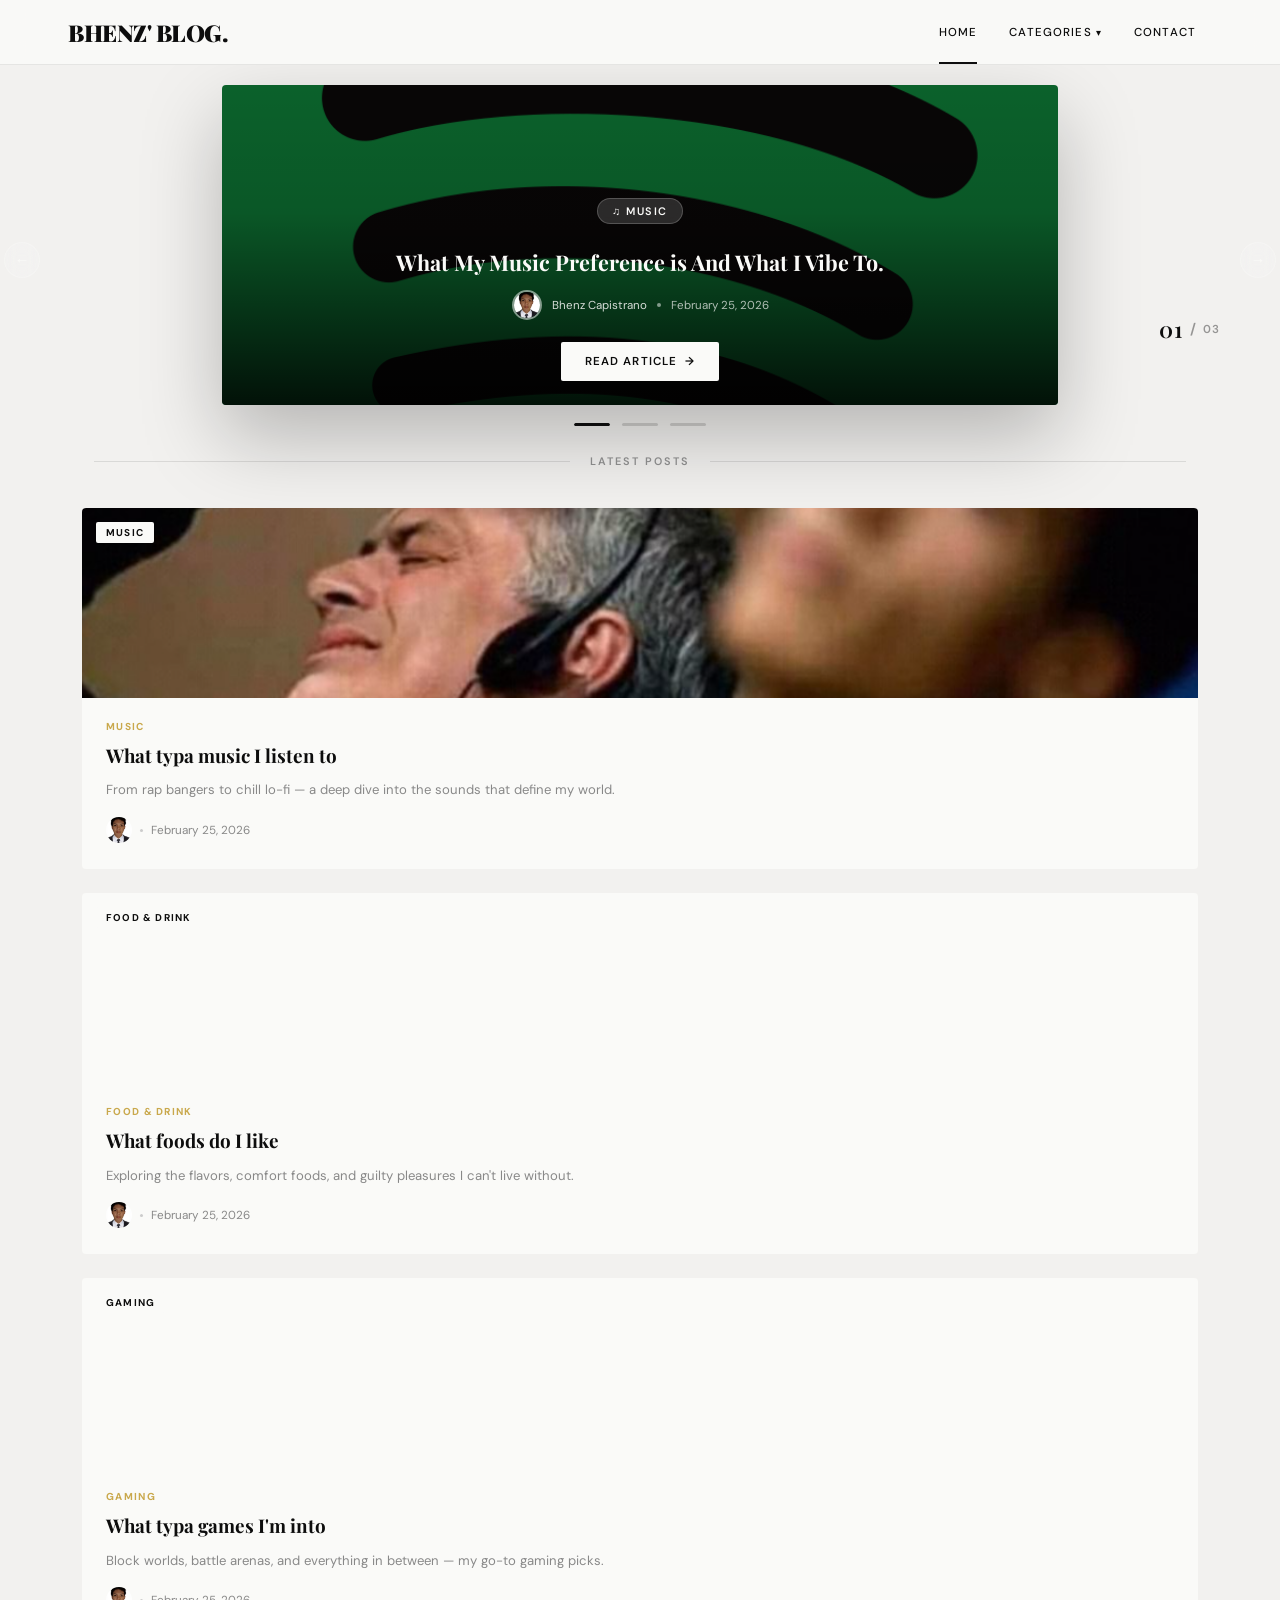
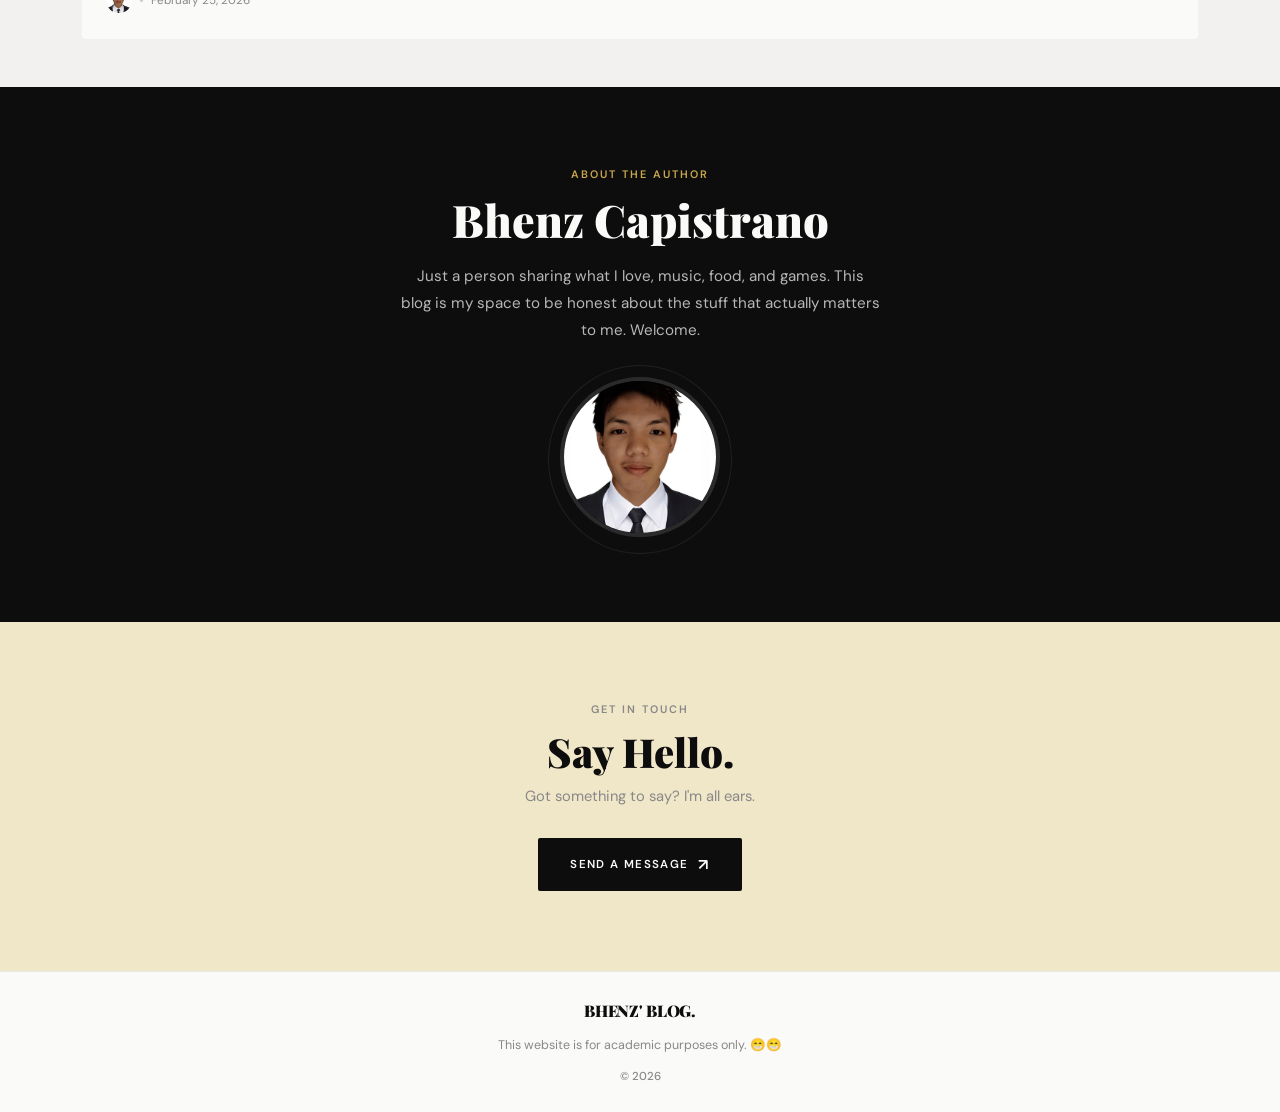
<file: index.html>
<!DOCTYPE html>
<html lang="en">
<head>
  <meta charset="UTF-8">
  <meta name="viewport" content="width=device-width, initial-scale=1.0">
  <link rel="stylesheet" href="project.css">
  <link rel="icon" href="icons/favicon-32x32.png" type="image/x-icon">
  <link rel="preconnect" href="https://fonts.googleapis.com">
  <link rel="preconnect" href="https://fonts.gstatic.com" crossorigin>
  <link href="https://fonts.googleapis.com/css2?family=Playfair+Display:ital,wght@0,700;0,900;1,700&family=DM+Sans:wght@300;400;500;600&display=swap" rel="stylesheet">
  <title>BHENZ' BLOG</title>
</head>
<body>

<!-- Custom cursor -->
<div class="cursor-dot" id="cursorDot"></div>
<div class="cursor-ring" id="cursorRing"></div>

<!-- Page loader -->
<div class="page-loader" id="pageLoader">
  <div class="loader-inner">
    <span class="loader-logo">BHENZ' BLOG.</span>
    <div class="loader-bar"><div class="loader-fill"></div></div>
  </div>
</div>

<header id="siteHeader">
  <nav>
    <a href="index.html" class="logo">BHENZ' BLOG.</a>

    <input type="checkbox" id="nav-toggle" class="nav-toggle"/>
    <label for="nav-toggle" class="hamburger" aria-label="Toggle menu">
      <span></span>
      <span></span>
      <span></span>
    </label>

    <ul class="nav-links">
      <li><a href="index.html" class="active">Home</a></li>
      <li>
        <a href="#">Categories <span class="chevron">▾</span></a>
        <div class="dropdown">
          <a href="index(music).html">Music</a>
          <a href="index(food).html">Food &amp; Drink</a>
          <a href="index(gaming).html">Gaming</a>
        </div>
      </li>
      <li><a href="#contact">Contact</a></li>
    </ul>
  </nav>
</header>

<!-- HERO SLIDER -->
<section class="slider" id="mainSlider">
  <input type="radio" name="slider" id="s1" class="slider-radio" checked/>
  <input type="radio" name="slider" id="s2" class="slider-radio"/>
  <input type="radio" name="slider" id="s3" class="slider-radio"/>

  <div class="slider-wrapper">
    <div class="slide-peek left"></div>
    <div class="slide-peek right"></div>

    <div class="slides">

      <div class="slide slide-1">
        <div class="slide-bg" style="background-image:url('pictures/spotify.png');"></div>
        <div class="slide-overlay"></div>
        <div class="slide-content">
          <div class="slide-category">
            <span class="category-pill">&#9835; Music</span>
          </div>
          <h2 class="slide-title">What My Music Preference is And What I Vibe To.</h2>
          <div class="slide-meta">
            <img class="slide-avatar" src="pictures/bhenz.jpg" alt="author"/>
            <span class="slide-author">Bhenz Capistrano</span>
            <span class="slide-dot-sep"></span>
            <span class="slide-date">February 25, 2026</span>
          </div>
          <a href="index(music).html" class="slide-cta">Read Article <span class="cta-arrow">→</span></a>
        </div>
      </div>

      <div class="slide slide-2">
        <div class="slide-bg" style="background-image:url('https://images.unsplash.com/photo-1504674900247-0877df9cc836?w=900&q=80');"></div>
        <div class="slide-overlay"></div>
        <div class="slide-content">
          <div class="slide-category">
            <span class="category-pill">&#127859; Food &amp; Drink</span>
          </div>
          <h2 class="slide-title">What Foods I Like and Why.</h2>
          <div class="slide-meta">
            <img class="slide-avatar" src="pictures/bhenz.jpg" alt="author"/>
            <span class="slide-author">Bhenz Capistrano</span>
            <span class="slide-dot-sep"></span>
            <span class="slide-date">February 25, 2026</span>
          </div>
          <a href="index(food).html" class="slide-cta">Read Article <span class="cta-arrow">→</span></a>
        </div>
      </div>

      <div class="slide slide-3">
        <div class="slide-bg" style="background-image:url('https://wallup.net/wp-content/uploads/2016/01/272946-Minecraft-video_games-pixels.jpg');"></div>
        <div class="slide-overlay"></div>
        <div class="slide-content">
          <div class="slide-category">
            <span class="category-pill">&#127918; Gaming</span>
          </div>
          <h2 class="slide-title">What Games I Play and Why.</h2>
          <div class="slide-meta">
            <img class="slide-avatar" src="pictures/bhenz.jpg" alt="author"/>
            <span class="slide-author">Bhenz Capistrano</span>
            <span class="slide-dot-sep"></span>
            <span class="slide-date">February 25, 2026</span>
          </div>
          <a href="index(gaming).html" class="slide-cta">Read Article <span class="cta-arrow">→</span></a>
        </div>
      </div>

    </div>
  </div>

  <!-- Slider controls -->
  <button class="slider-nav prev" id="sliderPrev" aria-label="Previous slide">&#8592;</button>
  <button class="slider-nav next" id="sliderNext" aria-label="Next slide">&#8594;</button>

  <div class="slider-dots">
    <label for="s1" class="dot"><span class="dot-progress"></span></label>
    <label for="s2" class="dot"><span class="dot-progress"></span></label>
    <label for="s3" class="dot"><span class="dot-progress"></span></label>
  </div>

  <!-- Slide counter -->
  <div class="slide-counter">
    <span class="counter-current">01</span>
    <span class="counter-sep">/</span>
    <span class="counter-total">03</span>
  </div>
</section>

<!-- SECTION DIVIDER -->
<div class="section-divider reveal-up">
  <span class="divider-line"></span>
  <span class="divider-label">Latest Posts</span>
  <span class="divider-line"></span>
</div>

<!-- FEATURED CARDS -->
<section class="featured">
  <div class="cards-grid">

    <a href="index(music).html" class="card reveal-up" style="--delay:0ms">
      <div class="card-img-wrap">
        <div class="card-img" style="background-image:url('pictures/music.png');"></div>
        <div class="card-img-overlay"></div>
        <span class="card-tag">Music</span>
      </div>
      <div class="card-body">
        <div class="card-category">Music</div>
        <div class="card-title">What typa music I listen to</div>
        <p class="card-excerpt">From rap bangers to chill lo-fi — a deep dive into the sounds that define my world.</p>
        <div class="card-meta">
          <img class="card-avatar" src="pictures/bhenz.jpg" alt="Bhenz"/>
          <span class="card-sep"></span>
          <span>February 25, 2026</span>
          <span class="card-read-more">Read →</span>
        </div>
      </div>
    </a>

    <a href="index(food).html" class="card reveal-up" style="--delay:120ms">
      <div class="card-img-wrap">
        <div class="card-img" style="background-image:url('https://i.kym-cdn.com/photos/images/original/001/404/055/8f5.jpg');"></div>
        <div class="card-img-overlay"></div>
        <span class="card-tag">Food &amp; Drink</span>
      </div>
      <div class="card-body">
        <div class="card-category">Food &amp; Drink</div>
        <div class="card-title">What foods do I like</div>
        <p class="card-excerpt">Exploring the flavors, comfort foods, and guilty pleasures I can't live without.</p>
        <div class="card-meta">
          <img class="card-avatar" src="pictures/bhenz.jpg" alt="Bhenz"/>
          <span class="card-sep"></span>
          <span>February 25, 2026</span>
          <span class="card-read-more">Read →</span>
        </div>
      </div>
    </a>

    <a href="index(gaming).html" class="card reveal-up" style="--delay:240ms">
      <div class="card-img-wrap">
        <div class="card-img" style="background-image:url('https://wallup.net/wp-content/uploads/2016/01/272946-Minecraft-video_games-pixels.jpg');"></div>
        <div class="card-img-overlay"></div>
        <span class="card-tag">Gaming</span>
      </div>
      <div class="card-body">
        <div class="card-category">Gaming</div>
        <div class="card-title">What typa games I'm into</div>
        <p class="card-excerpt">Block worlds, battle arenas, and everything in between — my go-to gaming picks.</p>
        <div class="card-meta">
          <img class="card-avatar" src="pictures/bhenz.jpg" alt="Bhenz"/>
          <span class="card-sep"></span>
          <span>February 25, 2026</span>
          <span class="card-read-more">Read →</span>
        </div>
      </div>
    </a>

  </div>
</section>


<section class="about-strip reveal-up">
  <div class="about-inner">
    <div class="about-text">
      <span class="about-eyebrow">About the Author</span>
      <h3 class="about-name">Bhenz Capistrano</h3>
      <p class="about-bio">Just a person sharing what I love, music, food, and games. This blog is my space to be honest about the stuff that actually matters to me. Welcome.</p>
    </div>
    <div class="about-img-wrap">
      <img src="pictures/bhenz.jpg" alt="Bhenz" class="about-img"/>
      <div class="about-img-ring"></div>
    </div>
  </div>
</section>


<section class="contact-strip reveal-up" id="contact">
  <div class="contact-inner">
    <span class="contact-eyebrow">Get In Touch</span>
    <h3 class="contact-title">Say Hello.</h3>
    <p class="contact-sub">Got something to say? I'm all ears.</p>
    <a href="https://www.facebook.com/profile.php?id=61583425839318" class="contact-btn">
      <span>Send a Message</span>
      <span class="btn-arrow">↗</span>
    </a>
  </div>
</section>

<footer class="foot">
  <div class="foot-inner">
    <span class="foot-logo">BHENZ' BLOG.</span>
    <p class="foot-copy">This website is for academic purposes only. 😁😁</p>
    <span class="foot-year">© 2026</span>
  </div>
</footer>

<script src="project.js"></script>
</body>
</html>
</file>
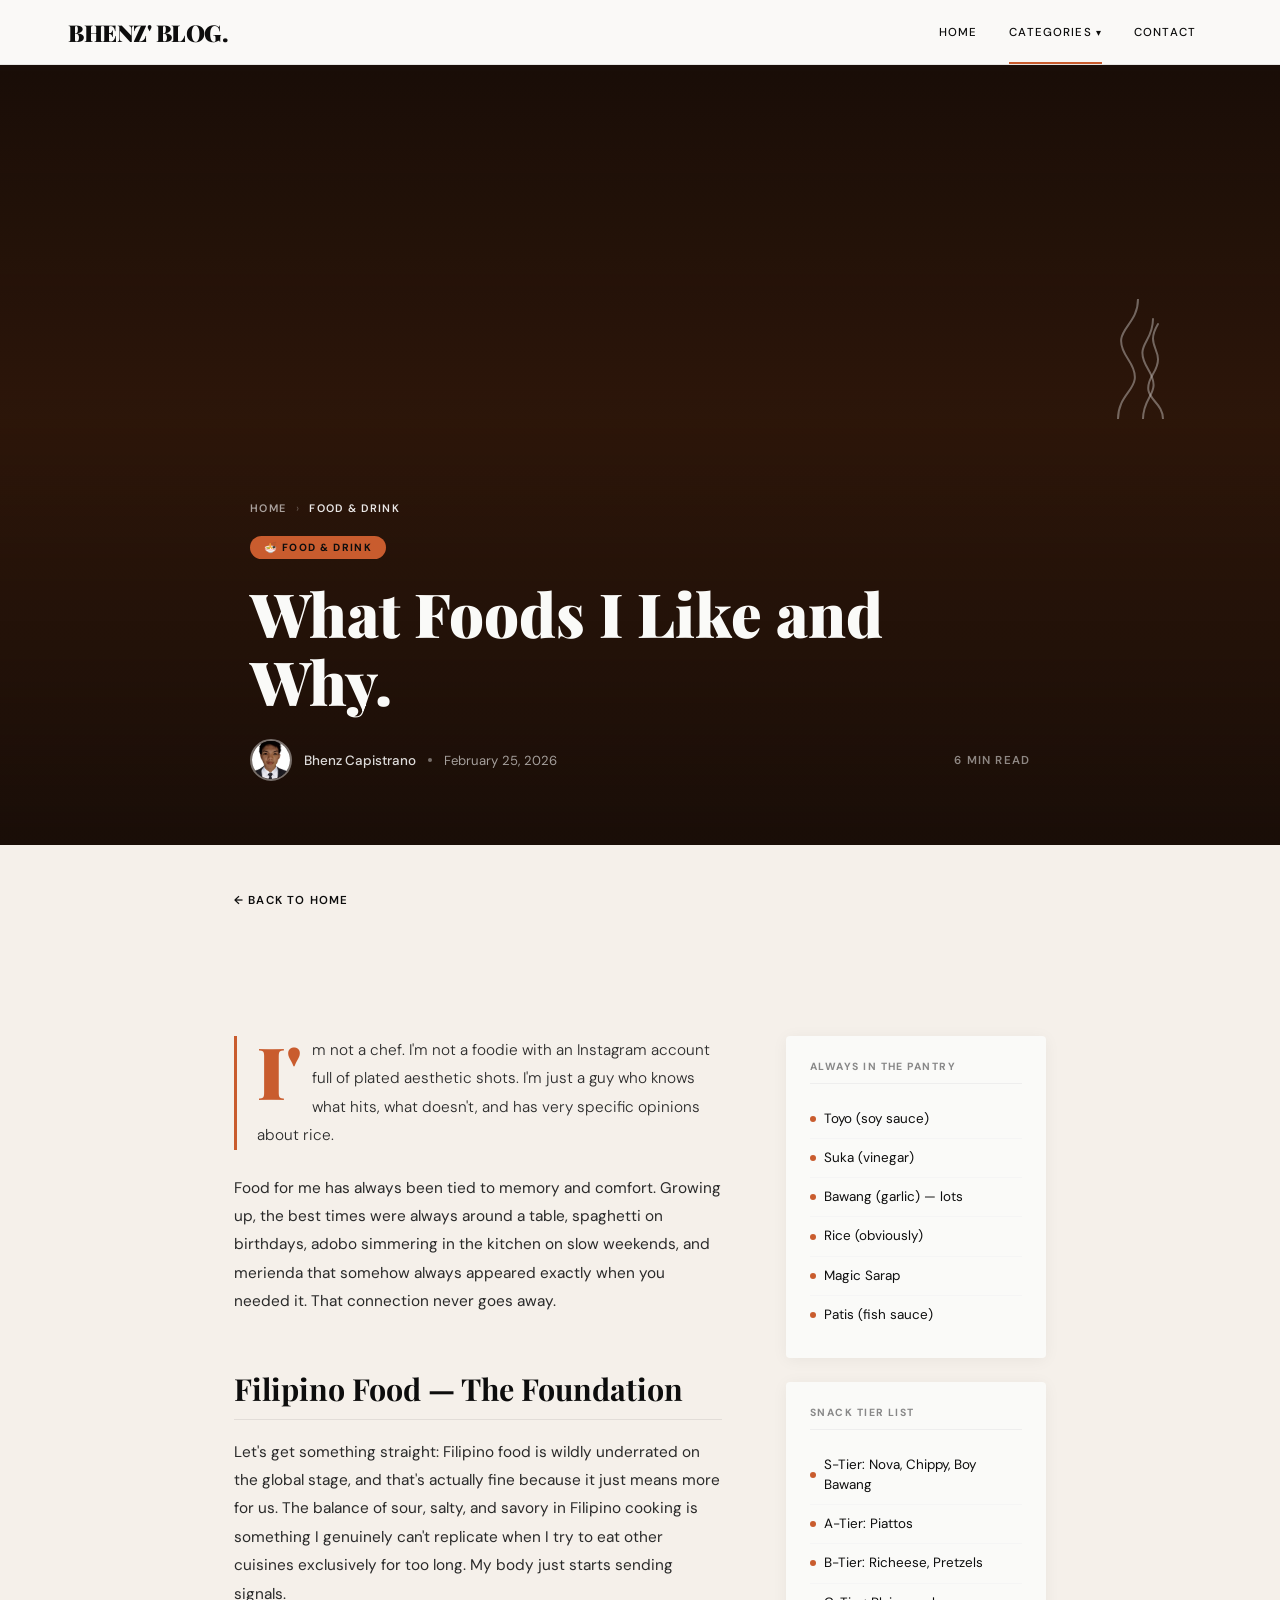
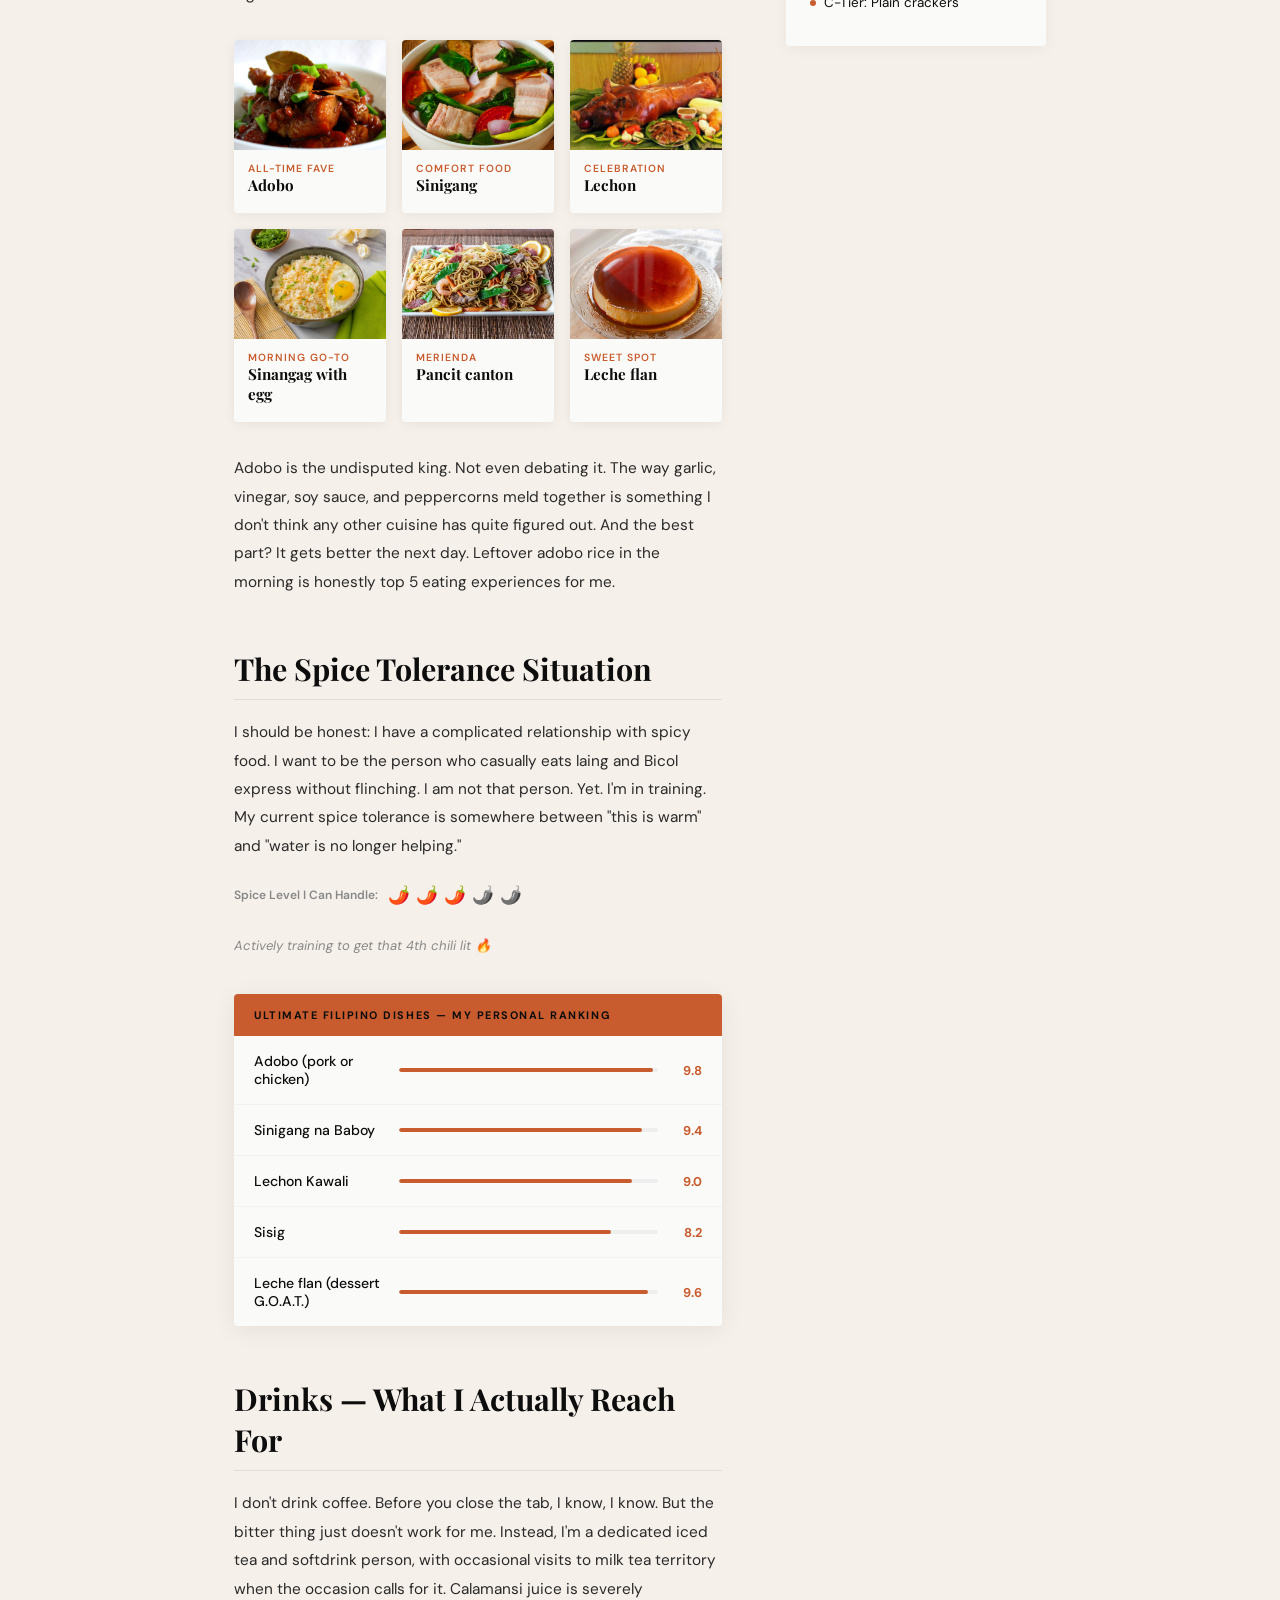
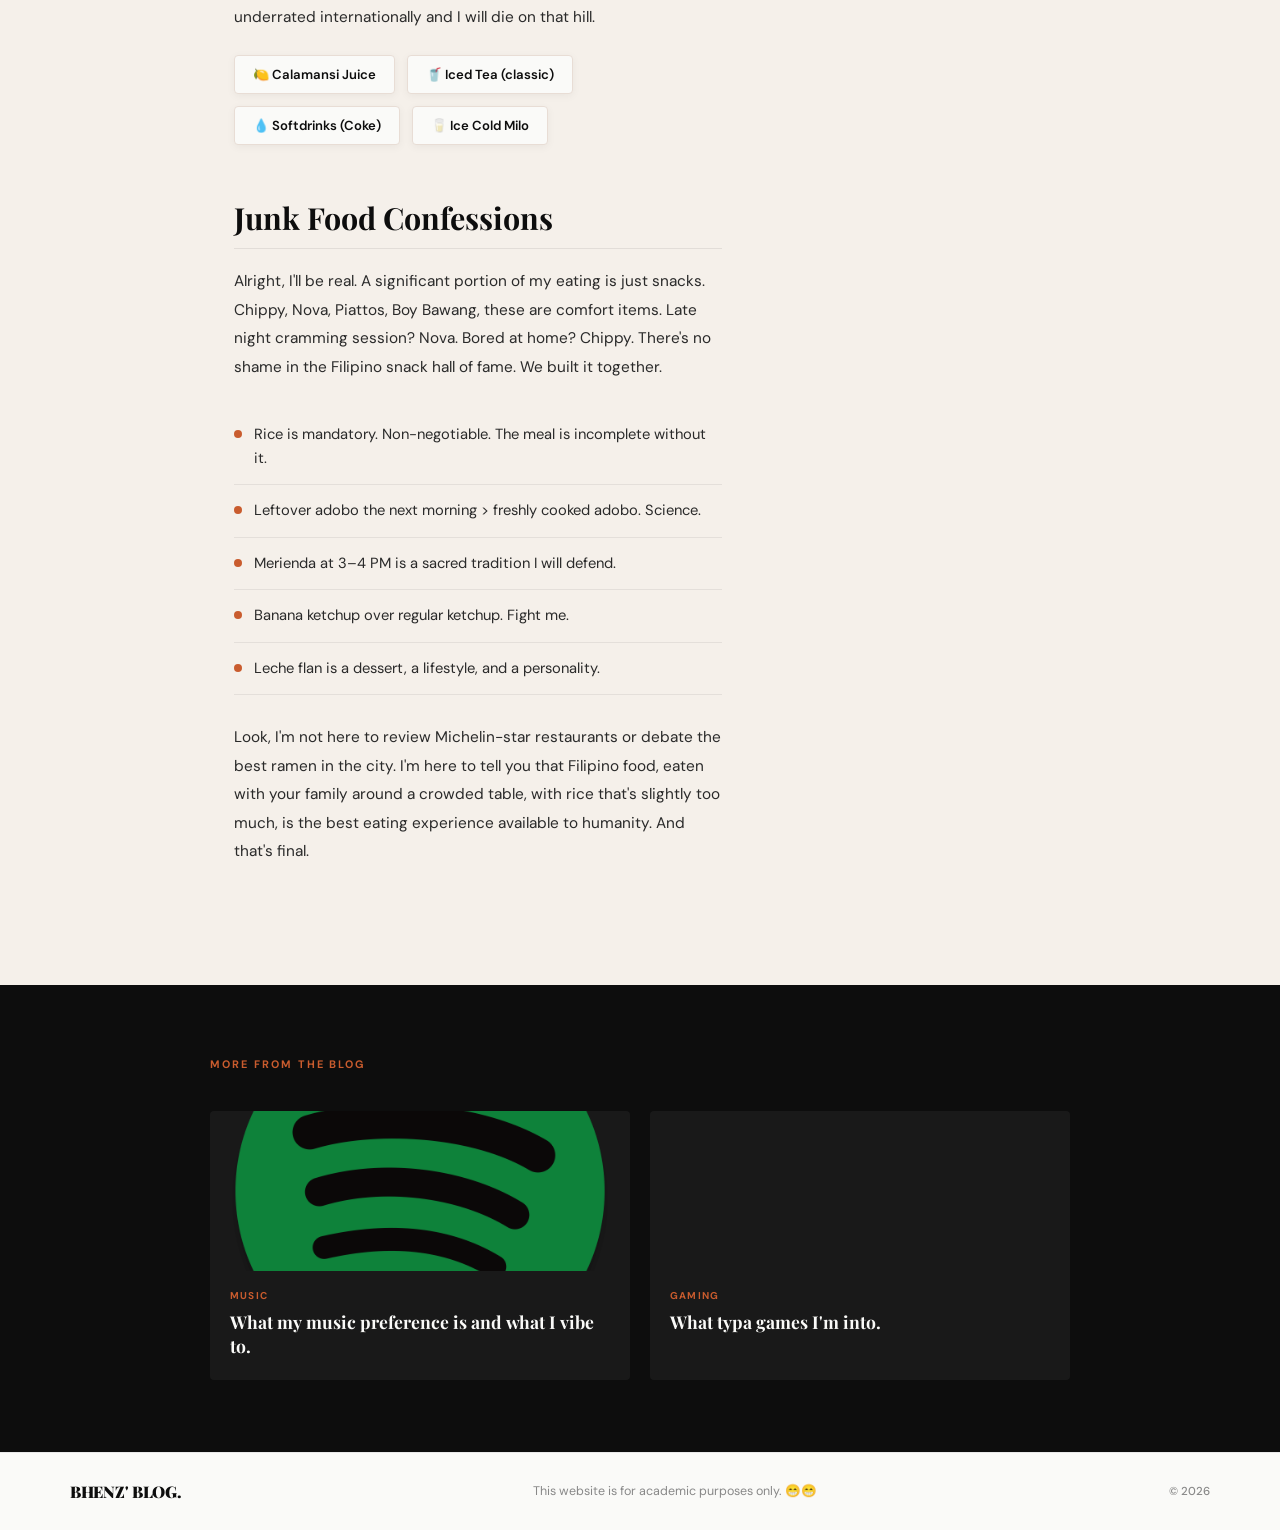
<file: index(food).html>
<!DOCTYPE html>
<html lang="en">
<head>
  <meta charset="UTF-8">
  <meta name="viewport" content="width=device-width, initial-scale=1.0">
  <link rel="stylesheet" href="categories.css">
  <link rel="stylesheet" href="food.css">
  <link rel="icon" href="icons/favicon-32x32.png" type="image/x-icon">
  <link rel="preconnect" href="https://fonts.googleapis.com">
  <link rel="preconnect" href="https://fonts.gstatic.com" crossorigin>
  <link href="https://fonts.googleapis.com/css2?family=Playfair+Display:ital,wght@0,700;0,900;1,700&family=DM+Sans:wght@300;400;500;600&display=swap" rel="stylesheet">
  
  <title>Food &amp; Drink — BHENZ' BLOG</title>
</head>
<body>

<div class="cursor-dot" id="cursorDot"></div>
<div class="cursor-ring" id="cursorRing"></div>

<header id="siteHeader">
  <nav>
    <a href="index.html" class="logo">BHENZ' BLOG.</a>
    <input type="checkbox" id="nav-toggle" class="nav-toggle"/>
    <label for="nav-toggle" class="hamburger" aria-label="Toggle menu">
      <span></span><span></span><span></span>
    </label>
    <ul class="nav-links">
      <li><a href="index.html">Home</a></li>
      <li>
        <a href="#" class="active">Categories <span class="chevron">▾</span></a>
        <div class="dropdown">
          <a href="index(music).html">Music</a>
          <a href="index(food).html" style="color:var(--page-accent);font-weight:700;">Food &amp; Drink</a>
          <a href="index(gaming).html">Gaming</a>
        </div>
      </li>
      <li><a href="index.html#contact">Contact</a></li>
    </ul>
  </nav>
</header>


<section class="article-hero">
  <div class="hero-bg" style="background-image:url('https://images.unsplash.com/photo-1504674900247-0877df9cc836?w=1200&q=80');"></div>
  <div class="hero-overlay"></div>


  <div class="steam-deco">
    <svg width="80" height="120" viewBox="0 0 80 120">
      <path class="steam-path" d="M 20 120 C 20 90 50 90 30 60 C 10 30 40 30 40 0"/>
      <path class="steam-path" d="M 45 120 C 45 95 65 95 50 70 C 35 45 55 45 55 20"/>
      <path class="steam-path" d="M 65 120 C 65 100 40 100 55 75 C 70 50 45 50 60 25"/>
    </svg>
  </div>

  <div class="hero-content">
    <div class="hero-breadcrumb">
      <a href="index.html" class="breadcrumb-link">Home</a>
      <span class="breadcrumb-sep">›</span>
      <span class="breadcrumb-link" style="color:rgba(255,255,255,.9)">Food &amp; Drink</span>
    </div>
    <div class="hero-pill">🍜 Food &amp; Drink</div>
    <h1>What Foods I Like and Why.</h1>
    <div class="hero-meta">
      <img class="hero-avatar" src="pictures/bhenz.jpg" alt="Bhenz"/>
      <span class="hero-author">Bhenz Capistrano</span>
      <span class="hero-sep"></span>
      <span class="hero-date">February 25, 2026</span>
      <span class="hero-readtime">6 min read</span>
    </div>
  </div>
</section>

<div class="article-wrap">
  <a href="index.html" class="article-back reveal-up">← Back to Home</a>

  <div class="article-body">

    <main class="article-main">

      <p class="article-lead reveal-up">
        I'm not a chef. I'm not a foodie with an Instagram account full of plated aesthetic shots. I'm just a guy who knows what hits, what doesn't, and has very specific opinions about rice.
      </p>

      <p class="reveal-up">
        Food for me has always been tied to memory and comfort. Growing up, the best times were always around a table, spaghetti on birthdays, adobo simmering in the kitchen on slow weekends, and merienda that somehow always appeared exactly when you needed it. That connection never goes away.
      </p>

      <h2 class="reveal-up">Filipino Food — The Foundation</h2>

      <p class="reveal-up">
        Let's get something straight: Filipino food is wildly underrated on the global stage, and that's actually fine because it just means more for us. The balance of sour, salty, and savory in Filipino cooking is something I genuinely can't replicate when I try to eat other cuisines exclusively for too long. My body just starts sending signals.
      </p>

      <div class="food-grid reveal-up">
        <div class="food-card">
          <div class="food-card-img" style="background-image:url('pictures/adobo.jpg');"></div>
          <div class="food-card-body">
            <div class="food-card-type">All-Time Fave</div>
            <div class="food-card-name">Adobo</div>
          </div>
        </div>
        <div class="food-card">
          <div class="food-card-img" style="background-image:url('pictures/sinigang.jpg');"></div>
          <div class="food-card-body">
            <div class="food-card-type">Comfort Food</div>
            <div class="food-card-name">Sinigang</div>
          </div>
        </div>
        <div class="food-card">
          <div class="food-card-img" style="background-image:url('pictures/lechon.jpg');"></div>
          <div class="food-card-body">
            <div class="food-card-type">Celebration</div>
            <div class="food-card-name">Lechon</div>
          </div>
        </div>
        <div class="food-card">
          <div class="food-card-img" style="background-image:url('pictures/sinangag.jpg');"></div>
          <div class="food-card-body">
            <div class="food-card-type">Morning Go-To</div>
            <div class="food-card-name">Sinangag with egg</div>
          </div>
        </div>
        <div class="food-card">
          <div class="food-card-img" style="background-image:url('pictures/pancit.jpg');"></div>
          <div class="food-card-body">
            <div class="food-card-type">Merienda</div>
            <div class="food-card-name">Pancit canton</div>
          </div>
        </div>
        <div class="food-card">
          <div class="food-card-img" style="background-image:url('pictures/lecheflan.jpg');"></div>
          <div class="food-card-body">
            <div class="food-card-type">Sweet Spot</div>
            <div class="food-card-name">Leche flan</div>
          </div>
        </div>
      </div>

      <p class="reveal-up">
        Adobo is the undisputed king. Not even debating it. The way garlic, vinegar, soy sauce, and peppercorns meld together is something I don't think any other cuisine has quite figured out. And the best part? It gets better the next day. Leftover adobo rice in the morning is honestly top 5 eating experiences for me.
      </p>

     
      <h2 class="reveal-up">The Spice Tolerance Situation</h2>

      <p class="reveal-up">
        I should be honest: I have a complicated relationship with spicy food. I want to be the person who casually eats laing and Bicol express without flinching. I am not that person. Yet. I'm in training. My current spice tolerance is somewhere between "this is warm" and "water is no longer helping."
      </p>

      <div class="reveal-up" style="margin: 20px 0 32px;">
        <div class="spice-meter">
          <span class="spice-label">Spice Level I Can Handle:</span>
          <span class="chili hot">🌶️</span>
          <span class="chili hot">🌶️</span>
          <span class="chili hot">🌶️</span>
          <span class="chili">🌶️</span>
          <span class="chili">🌶️</span>
        </div>
        <p style="font-size:.82rem; color: var(--mid); font-style: italic;">Actively training to get that 4th chili lit 🔥</p>
      </div>

      <div class="rating-card reveal-up">
        <div class="rating-header">Ultimate Filipino Dishes — My Personal Ranking</div>
        <div class="rating-item">
          <span class="rating-label">Adobo (pork or chicken)</span>
          <div class="rating-bar"><div class="rating-fill" data-w="98%" style="--w:98%"></div></div>
          <span class="rating-score">9.8</span>
        </div>
        <div class="rating-item">
          <span class="rating-label">Sinigang na Baboy</span>
          <div class="rating-bar"><div class="rating-fill" data-w="94%" style="--w:94%"></div></div>
          <span class="rating-score">9.4</span>
        </div>
        <div class="rating-item">
          <span class="rating-label">Lechon Kawali</span>
          <div class="rating-bar"><div class="rating-fill" data-w="90%" style="--w:90%"></div></div>
          <span class="rating-score">9.0</span>
        </div>
        <div class="rating-item">
          <span class="rating-label">Sisig</span>
          <div class="rating-bar"><div class="rating-fill" data-w="82%" style="--w:82%"></div></div>
          <span class="rating-score">8.2</span>
        </div>
        <div class="rating-item">
          <span class="rating-label">Leche flan (dessert G.O.A.T.)</span>
          <div class="rating-bar"><div class="rating-fill" data-w="96%" style="--w:96%"></div></div>
          <span class="rating-score">9.6</span>
        </div>
      </div>

      <h2 class="reveal-up">Drinks — What I Actually Reach For</h2>

      <p class="reveal-up">
        I don't drink coffee. Before you close the tab, I know, I know. But the bitter thing just doesn't work for me. Instead, I'm a dedicated iced tea and softdrink person, with occasional visits to milk tea territory when the occasion calls for it. Calamansi juice is severely underrated internationally and I will die on that hill.
      </p>

      <div class="drink-row reveal-up">
        <span class="drink-badge">🍋 Calamansi Juice</span>
        <span class="drink-badge">🥤 Iced Tea (classic)</span>
        <span class="drink-badge">💧 Softdrinks (Coke)</span>
        <span class="drink-badge">🥛 Ice Cold Milo</span>
      </div>

      <h2 class="reveal-up">Junk Food Confessions</h2>

      <p class="reveal-up">
        Alright, I'll be real. A significant portion of my eating is just snacks. Chippy, Nova, Piattos, Boy Bawang, these are comfort items. Late night cramming session? Nova. Bored at home? Chippy. There's no shame in the Filipino snack hall of fame. We built it together.
      </p>

      <ul class="highlight-list reveal-up">
        <li>Rice is mandatory. Non-negotiable. The meal is incomplete without it.</li>
        <li>Leftover adobo the next morning > freshly cooked adobo. Science.</li>
        <li>Merienda at 3–4 PM is a sacred tradition I will defend.</li>
        <li>Banana ketchup over regular ketchup. Fight me.</li>
        <li>Leche flan is a dessert, a lifestyle, and a personality.</li>
      </ul>

      <p class="reveal-up">
        Look, I'm not here to review Michelin-star restaurants or debate the best ramen in the city. I'm here to tell you that Filipino food, eaten with your family around a crowded table, with rice that's slightly too much, is the best eating experience available to humanity. And that's final.
      </p>

    </main>


    <aside class="article-sidebar">

      <div class="sidebar-box reveal-up" style="--delay:200ms">
        <div class="sidebar-title">Always In The Pantry</div>
        <ul class="sidebar-list">
          <li>Toyo (soy sauce)</li>
          <li>Suka (vinegar)</li>
          <li>Bawang (garlic) — lots</li>
          <li>Rice (obviously)</li>
          <li>Magic Sarap</li>
          <li>Patis (fish sauce)</li>
        </ul>
      </div>

      <div class="sidebar-box reveal-up" style="--delay:300ms">
        <div class="sidebar-title">Snack Tier List</div>
        <ul class="sidebar-list">
          <li>S-Tier: Nova, Chippy, Boy Bawang</li>
          <li>A-Tier: Piattos</li>
          <li>B-Tier: Richeese, Pretzels</li>
          <li>C-Tier: Plain crackers</li>
        </ul>
      </div>
    </aside>
  </div>
</div>

<section class="related-section">
  <div class="related-inner">
    <span class="related-label">More from the Blog</span>
    <div class="related-grid">
      <a href="index(music).html" class="related-card reveal-up">
        <div class="related-img" style="background-image:url('pictures/spotify.png');"></div>
        <div class="related-body">
          <div class="related-cat">Music</div>
          <div class="related-title">What my music preference is and what I vibe to.</div>
        </div>
      </a>
      <a href="index(gaming).html" class="related-card reveal-up" style="--delay:120ms">
        <div class="related-img" style="background-image:url('https://wallup.net/wp-content/uploads/2016/01/272946-Minecraft-video_games-pixels.jpg');"></div>
        <div class="related-body">
          <div class="related-cat">Gaming</div>
          <div class="related-title">What typa games I'm into.</div>
        </div>
      </a>
    </div>
  </div>
</section>

<footer class="foot">
  <div class="foot-inner">
    <span class="foot-logo">BHENZ' BLOG.</span>
    <p class="foot-copy">This website is for academic purposes only. 😁😁</p>
    <span class="foot-year">© 2026</span>
  </div>
</footer>

<script src="categories.js"></script>
</body>
</html>
</file>
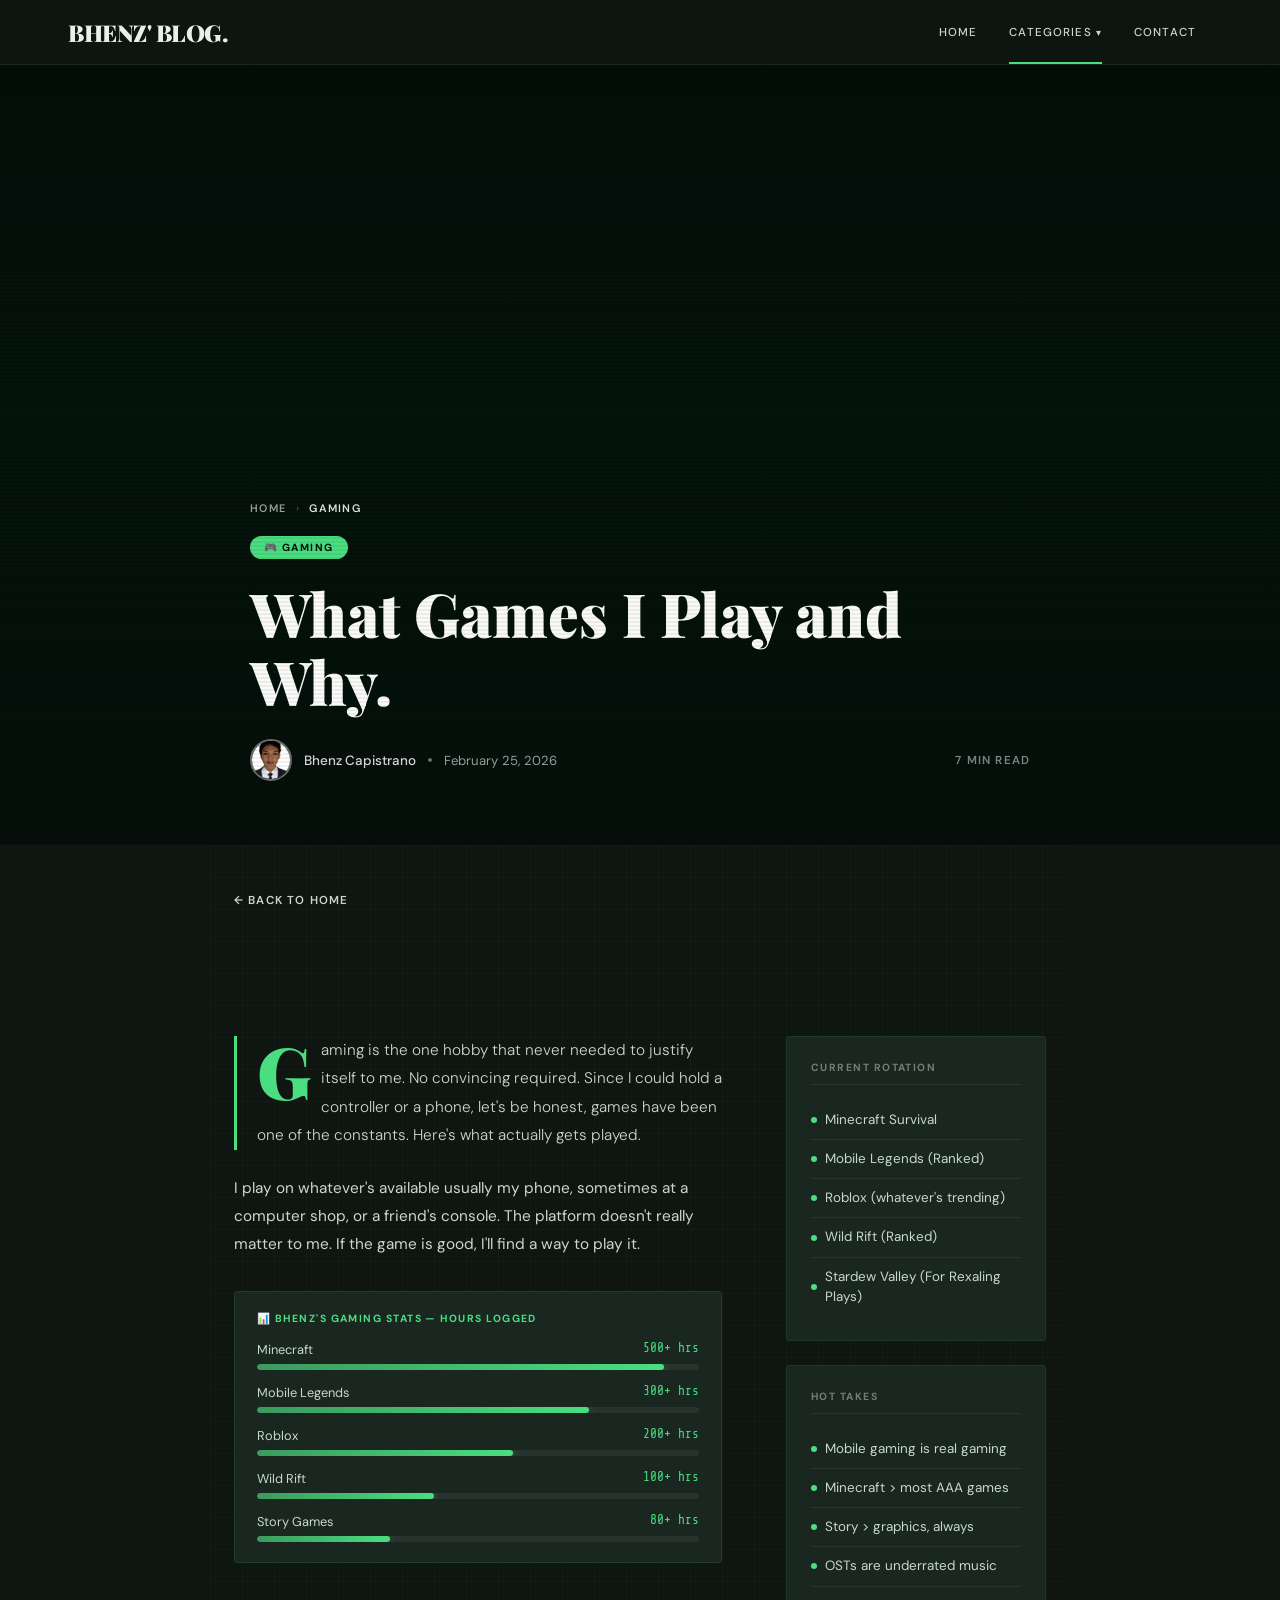
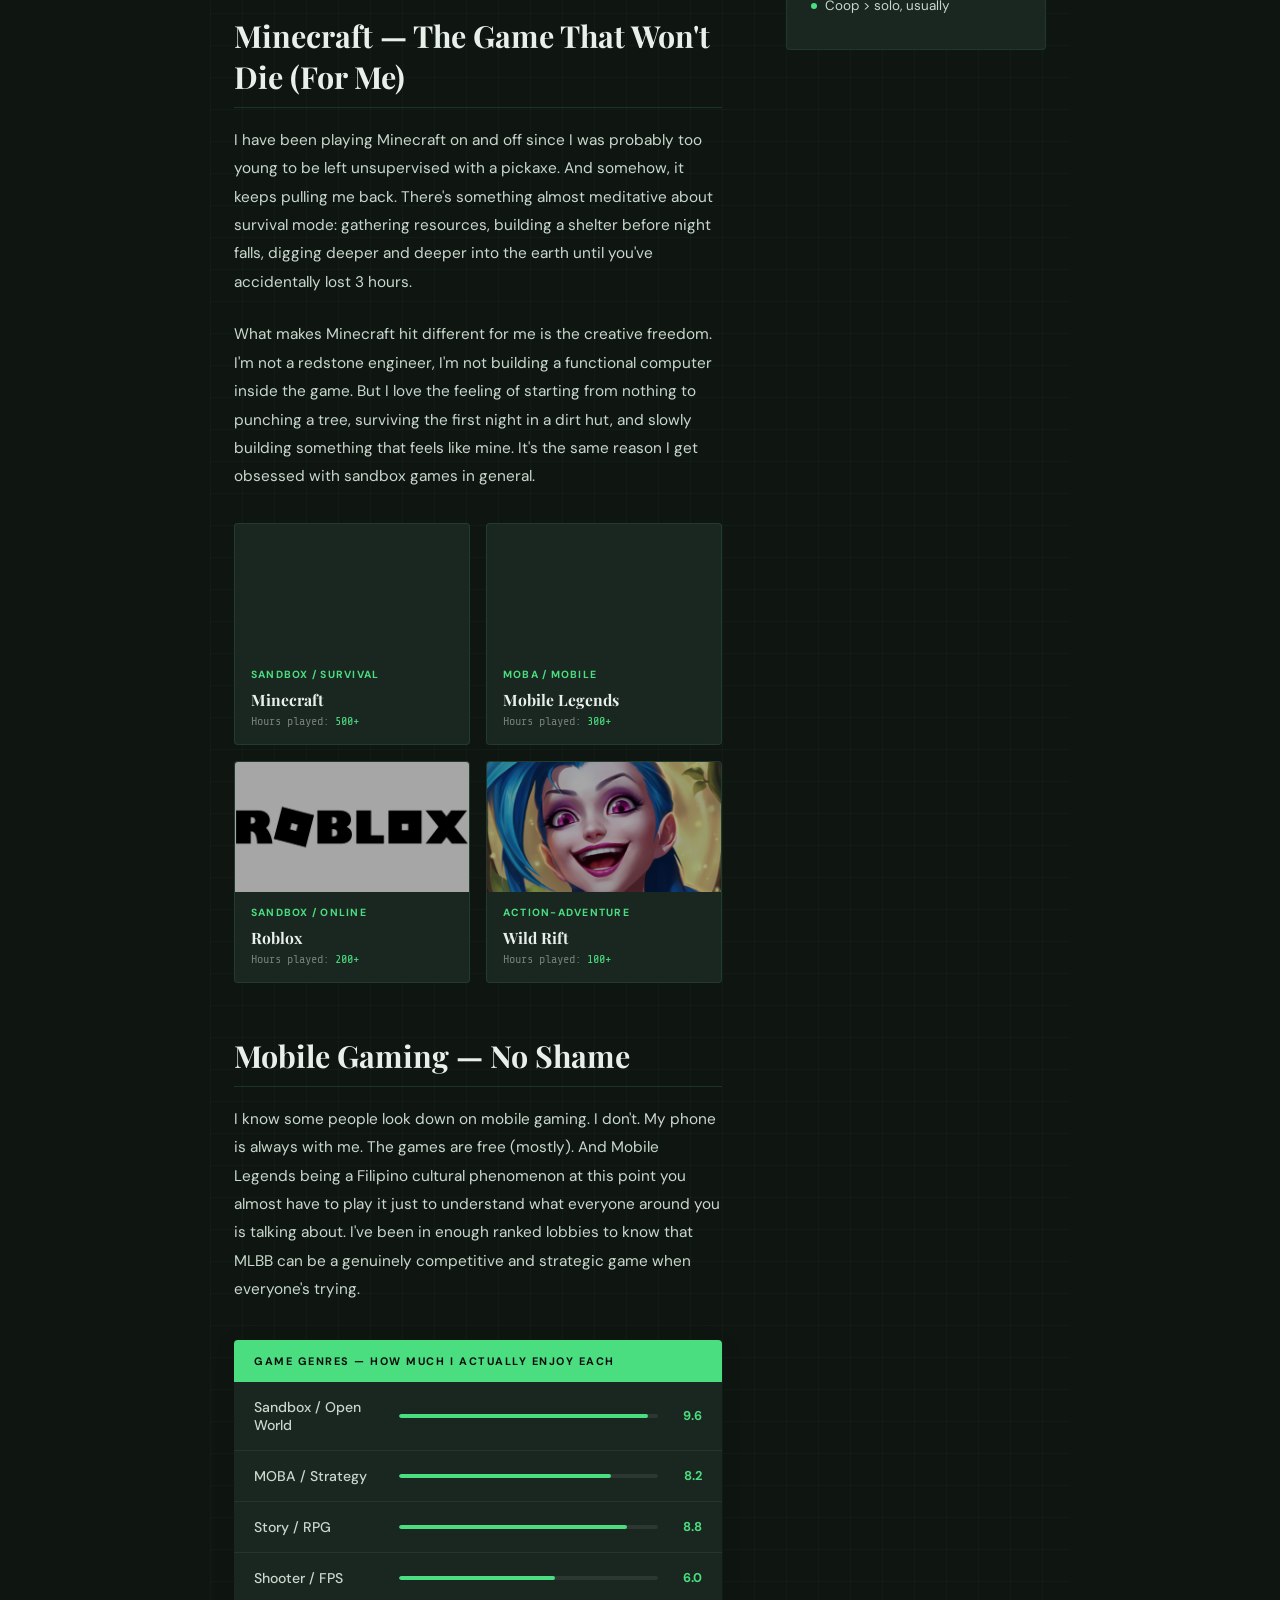
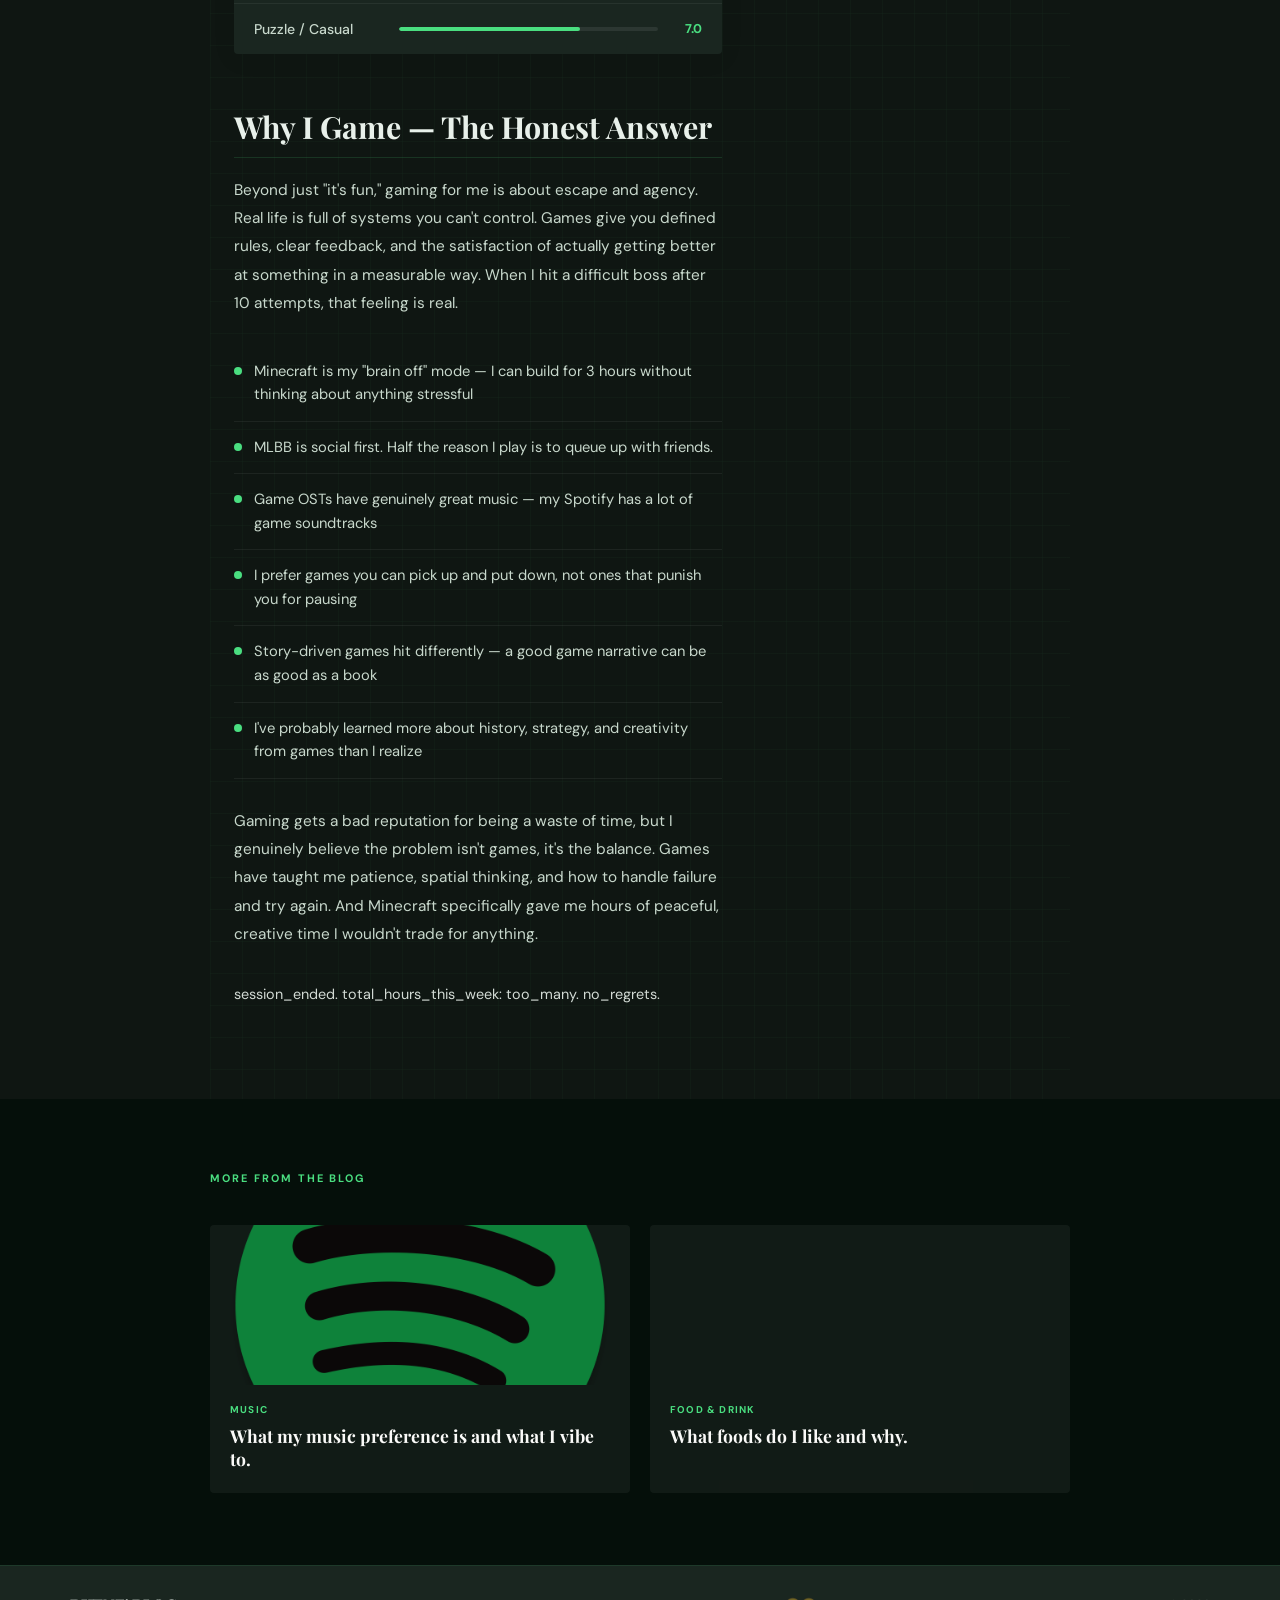
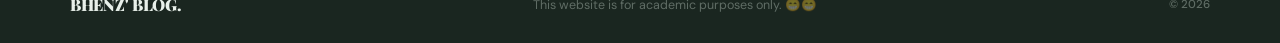
<file: index(gaming).html>
<!DOCTYPE html>
<html lang="en">
<head>
  <meta charset="UTF-8">
  <meta name="viewport" content="width=device-width, initial-scale=1.0">
  <link rel="stylesheet" href="categories.css">
  <link rel="stylesheet" href="gaming.css">
  <link rel="icon" href="icons/favicon-32x32.png" type="image/x-icon">
  <link rel="preconnect" href="https://fonts.googleapis.com">
  <link rel="preconnect" href="https://fonts.gstatic.com" crossorigin>
  <link href="https://fonts.googleapis.com/css2?family=Playfair+Display:ital,wght@0,700;0,900;1,700&family=DM+Sans:wght@300;400;500;600&family=Share+Tech+Mono&display=swap" rel="stylesheet">
  <title>Gaming — BHENZ' BLOG</title>
</head>
<body>

<div class="cursor-dot" id="cursorDot"></div>
<div class="cursor-ring" id="cursorRing"></div>

<header id="siteHeader" style="background:rgba(15,22,18,.95); border-bottom-color:rgba(74,222,128,.1);">
  <nav>
    <a href="index.html" class="logo" style="color:#e8f0ea;">BHENZ' BLOG.</a>
    <input type="checkbox" id="nav-toggle" class="nav-toggle"/>
    <label for="nav-toggle" class="hamburger" aria-label="Toggle menu">
      <span style="background:#e8f0ea;"></span>
      <span style="background:#e8f0ea;"></span>
      <span style="background:#e8f0ea;"></span>
    </label>
    <ul class="nav-links" style="--nav-link-color:#c8d8cc;">
      <li><a href="index.html" style="color:#c8d8cc;">Home</a></li>
      <li>
        <a href="#" class="active" style="color:#c8d8cc;">Categories <span class="chevron">▾</span></a>
        <div class="dropdown" style="background:#1a2620; border-color:rgba(74,222,128,.15);">
          <a href="index(music).html" style="color:#c8d8cc;">Music</a>
          <a href="index(food).html" style="color:#c8d8cc;">Food &amp; Drink</a>
          <a href="index(gaming).html" style="color:var(--page-accent);font-weight:700;">Gaming</a>
        </div>
      </li>
      <li><a href="index.html#contact" style="color:#c8d8cc;">Contact</a></li>
    </ul>
  </nav>
</header>


<section class="article-hero">
  <div class="hero-bg" style="background-image:url('https://wallup.net/wp-content/uploads/2016/01/272946-Minecraft-video_games-pixels.jpg');"></div>
  <div class="hero-overlay" style="background:linear-gradient(to top, rgba(5,15,10,.95) 0%, rgba(0,40,20,.2) 55%, transparent 100%);"></div>
  <div class="crt-lines"></div>

  <div class="hero-content">
    <div class="hero-breadcrumb">
      <a href="index.html" class="breadcrumb-link">Home</a>
      <span class="breadcrumb-sep">›</span>
      <span class="breadcrumb-link" style="color:rgba(255,255,255,.9)">Gaming</span>
    </div>
    <div class="hero-pill" style="background:var(--page-accent); color:#050f0a;">🎮 Gaming</div>
    <h1>What Games I Play and Why.</h1>
    <div class="hero-meta">
      <img class="hero-avatar" src="pictures/bhenz.jpg" alt="Bhenz"/>
      <span class="hero-author" style="color:rgba(255,255,255,.85);">Bhenz Capistrano</span>
      <span class="hero-sep"></span>
      <span class="hero-date">February 25, 2026</span>
      <span class="hero-readtime">7 min read</span>
    </div>
  </div>
</section>


<div class="article-wrap">
  <a href="index.html" class="article-back reveal-up">← Back to Home</a>

  <div class="article-body">

    <main class="article-main">

      <p class="article-lead reveal-up">
        Gaming is the one hobby that never needed to justify itself to me. No convincing required. Since I could hold a controller or a phone, let's be honest, games have been one of the constants. Here's what actually gets played.
      </p>

      <p class="reveal-up">
      I play on whatever's available usually my phone, sometimes at a computer shop, or a friend's console. The platform doesn't really matter to me. If the game is good, I'll find a way to play it.
      </p>


      <div class="xp-widget reveal-up">
        <div class="xp-title">📊 Bhenz's Gaming Stats — Hours Logged</div>
        <div class="xp-row">
          <div class="xp-label"><span>Minecraft</span><span>500+ hrs</span></div>
          <div class="xp-bar"><div class="xp-fill" style="--w:92%"></div></div>
        </div>
        <div class="xp-row">
          <div class="xp-label"><span>Mobile Legends</span><span>300+ hrs</span></div>
          <div class="xp-bar"><div class="xp-fill" style="--w:75%"></div></div>
        </div>
        <div class="xp-row">
          <div class="xp-label"><span>Roblox</span><span>200+ hrs</span></div>
          <div class="xp-bar"><div class="xp-fill" style="--w:58%"></div></div>
        </div>
        <div class="xp-row">
          <div class="xp-label"><span>Wild Rift</span><span>100+ hrs</span></div>
          <div class="xp-bar"><div class="xp-fill" style="--w:40%"></div></div>
        </div>
        <div class="xp-row" style="margin-bottom:0">
          <div class="xp-label"><span>Story Games</span><span>80+ hrs</span></div>
          <div class="xp-bar"><div class="xp-fill" style="--w:30%"></div></div>
        </div>
      </div>

      <h2 class="reveal-up">Minecraft — The Game That Won't Die (For Me)</h2>

      <p class="reveal-up">
        I have been playing Minecraft on and off since I was probably too young to be left unsupervised with a pickaxe. And somehow, it keeps pulling me back. There's something almost meditative about survival mode: gathering resources, building a shelter before night falls, digging deeper and deeper into the earth until you've accidentally lost 3 hours.
      </p>

      <p class="reveal-up">
        What makes Minecraft hit different for me is the creative freedom. I'm not a redstone engineer, I'm not building a functional computer inside the game. But I love the feeling of starting from nothing to punching a tree, surviving the first night in a dirt hut, and slowly building something that feels like mine. It's the same reason I get obsessed with sandbox games in general.
      </p>

      <div class="game-grid reveal-up">
        <div class="game-card">
          <div class="game-card-img" style="background-image:url('https://wallup.net/wp-content/uploads/2016/01/272946-Minecraft-video_games-pixels.jpg');"></div>
          <div class="game-card-body">
            <div class="game-card-genre">Sandbox / Survival</div>
            <div class="game-card-title">Minecraft</div>
            <div class="game-card-hours">Hours played: <span>500+</span></div>
          </div>
        </div>
        <div class="game-card">
          <div class="game-card-img" style="background-image:url('https://images.unsplash.com/photo-1542751371-adc38448a05e?w=400&q=80');"></div>
          <div class="game-card-body">
            <div class="game-card-genre">MOBA / Mobile</div>
            <div class="game-card-title">Mobile Legends</div>
            <div class="game-card-hours">Hours played: <span>300+</span></div>
          </div>
        </div>
        <div class="game-card">
          <div class="game-card-img" style="background-image:url('pictures/roblox.jpg');"></div>
          <div class="game-card-body">
            <div class="game-card-genre">Sandbox / Online</div>
            <div class="game-card-title">Roblox</div>
            <div class="game-card-hours">Hours played: <span>200+</span></div>
          </div>
        </div>
        <div class="game-card">
          <div class="game-card-img" style="background-image:url('pictures/wildrift.png');"></div>
          <div class="game-card-body">
            <div class="game-card-genre">Action-Adventure</div>
            <div class="game-card-title">Wild Rift</div>
            <div class="game-card-hours">Hours played: <span>100+</span></div>
          </div>
        </div>
      </div>

      <h2 class="reveal-up">Mobile Gaming — No Shame</h2>

      <p class="reveal-up">
        I know some people look down on mobile gaming. I don't. My phone is always with me. The games are free (mostly). And Mobile Legends being a Filipino cultural phenomenon at this point you almost have to play it just to understand what everyone around you is talking about. I've been in enough ranked lobbies to know that MLBB can be a genuinely competitive and strategic game when everyone's trying.
      </p>

      <div class="rating-card reveal-up">
        <div class="rating-header">Game Genres — How Much I Actually Enjoy Each</div>
        <div class="rating-item">
          <span class="rating-label">Sandbox / Open World</span>
          <div class="rating-bar"><div class="rating-fill" data-w="96%" style="--w:96%"></div></div>
          <span class="rating-score">9.6</span>
        </div>
        <div class="rating-item">
          <span class="rating-label">MOBA / Strategy</span>
          <div class="rating-bar"><div class="rating-fill" data-w="82%" style="--w:82%"></div></div>
          <span class="rating-score">8.2</span>
        </div>
        <div class="rating-item">
          <span class="rating-label">Story / RPG</span>
          <div class="rating-bar"><div class="rating-fill" data-w="88%" style="--w:88%"></div></div>
          <span class="rating-score">8.8</span>
        </div>
        <div class="rating-item">
          <span class="rating-label">Shooter / FPS</span>
          <div class="rating-bar"><div class="rating-fill" data-w="60%" style="--w:60%"></div></div>
          <span class="rating-score">6.0</span>
        </div>
        <div class="rating-item">
          <span class="rating-label">Puzzle / Casual</span>
          <div class="rating-bar"><div class="rating-fill" data-w="70%" style="--w:70%"></div></div>
          <span class="rating-score">7.0</span>
        </div>
      </div>

      <h2 class="reveal-up">Why I Game — The Honest Answer</h2>

      <p class="reveal-up">
        Beyond just "it's fun," gaming for me is about escape and agency. Real life is full of systems you can't control. Games give you defined rules, clear feedback, and the satisfaction of actually getting better at something in a measurable way. When I hit a difficult boss after 10 attempts, that feeling is real.
      </p>

      <ul class="highlight-list reveal-up">
        <li>Minecraft is my "brain off" mode — I can build for 3 hours without thinking about anything stressful</li>
        <li>MLBB is social first. Half the reason I play is to queue up with friends.</li>
        <li>Game OSTs have genuinely great music — my Spotify has a lot of game soundtracks</li>
        <li>I prefer games you can pick up and put down, not ones that punish you for pausing</li>
        <li>Story-driven games hit differently — a good game narrative can be as good as a book</li>
        <li>I've probably learned more about history, strategy, and creativity from games than I realize</li>
      </ul>

      <p class="reveal-up">
        Gaming gets a bad reputation for being a waste of time, but I genuinely believe the problem isn't games, it's the balance. Games have taught me patience, spatial thinking, and how to handle failure and try again. And Minecraft specifically gave me hours of peaceful, creative time I wouldn't trade for anything.
      </p>

      <div class="terminal-line reveal-up" style="margin-top: 36px; font-size: .9rem; opacity: .9;">
        session_ended. total_hours_this_week: too_many. no_regrets.
      </div>

    </main>


    <aside class="article-sidebar">

      <div class="sidebar-box reveal-up" style="--delay:200ms">
        <div class="sidebar-title">Current Rotation</div>
        <ul class="sidebar-list">
          <li>Minecraft Survival</li>
          <li>Mobile Legends (Ranked)</li>
          <li>Roblox (whatever's trending)</li>
          <li>Wild Rift (Ranked)</li>
          <li>Stardew Valley (For Rexaling Plays)</li>
        </ul>
      </div>

      <div class="sidebar-box reveal-up" style="--delay:300ms">
        <div class="sidebar-title">Hot Takes</div>
        <ul class="sidebar-list">
          <li>Mobile gaming is real gaming</li>
          <li>Minecraft &gt; most AAA games</li>
          <li>Story &gt; graphics, always</li>
          <li>OSTs are underrated music</li>
          <li>Coop &gt; solo, usually</li>
        </ul>
    </div>

    </aside>
  </div>
</div>


<section class="related-section" style="background:#050f0a;">
  <div class="related-inner">
    <span class="related-label">More from the Blog</span>
    <div class="related-grid">
      <a href="index(music).html" class="related-card reveal-up">
        <div class="related-img" style="background-image:url('pictures/spotify.png');"></div>
        <div class="related-body">
          <div class="related-cat">Music</div>
          <div class="related-title">What my music preference is and what I vibe to.</div>
        </div>
      </a>
      <a href="index(food).html" class="related-card reveal-up" style="--delay:120ms">
        <div class="related-img" style="background-image:url('https://images.unsplash.com/photo-1504674900247-0877df9cc836?w=400&q=80');"></div>
        <div class="related-body">
          <div class="related-cat">Food &amp; Drink</div>
          <div class="related-title">What foods do I like and why.</div>
        </div>
      </a>
    </div>
  </div>
</section>

<footer class="foot">
  <div class="foot-inner">
    <span class="foot-logo">BHENZ' BLOG.</span>
    <p class="foot-copy">This website is for academic purposes only. 😁😁</p>
    <span class="foot-year">© 2026</span>
  </div>
</footer>

<script src="categories.js"></script>
</body>
</html>
</file>
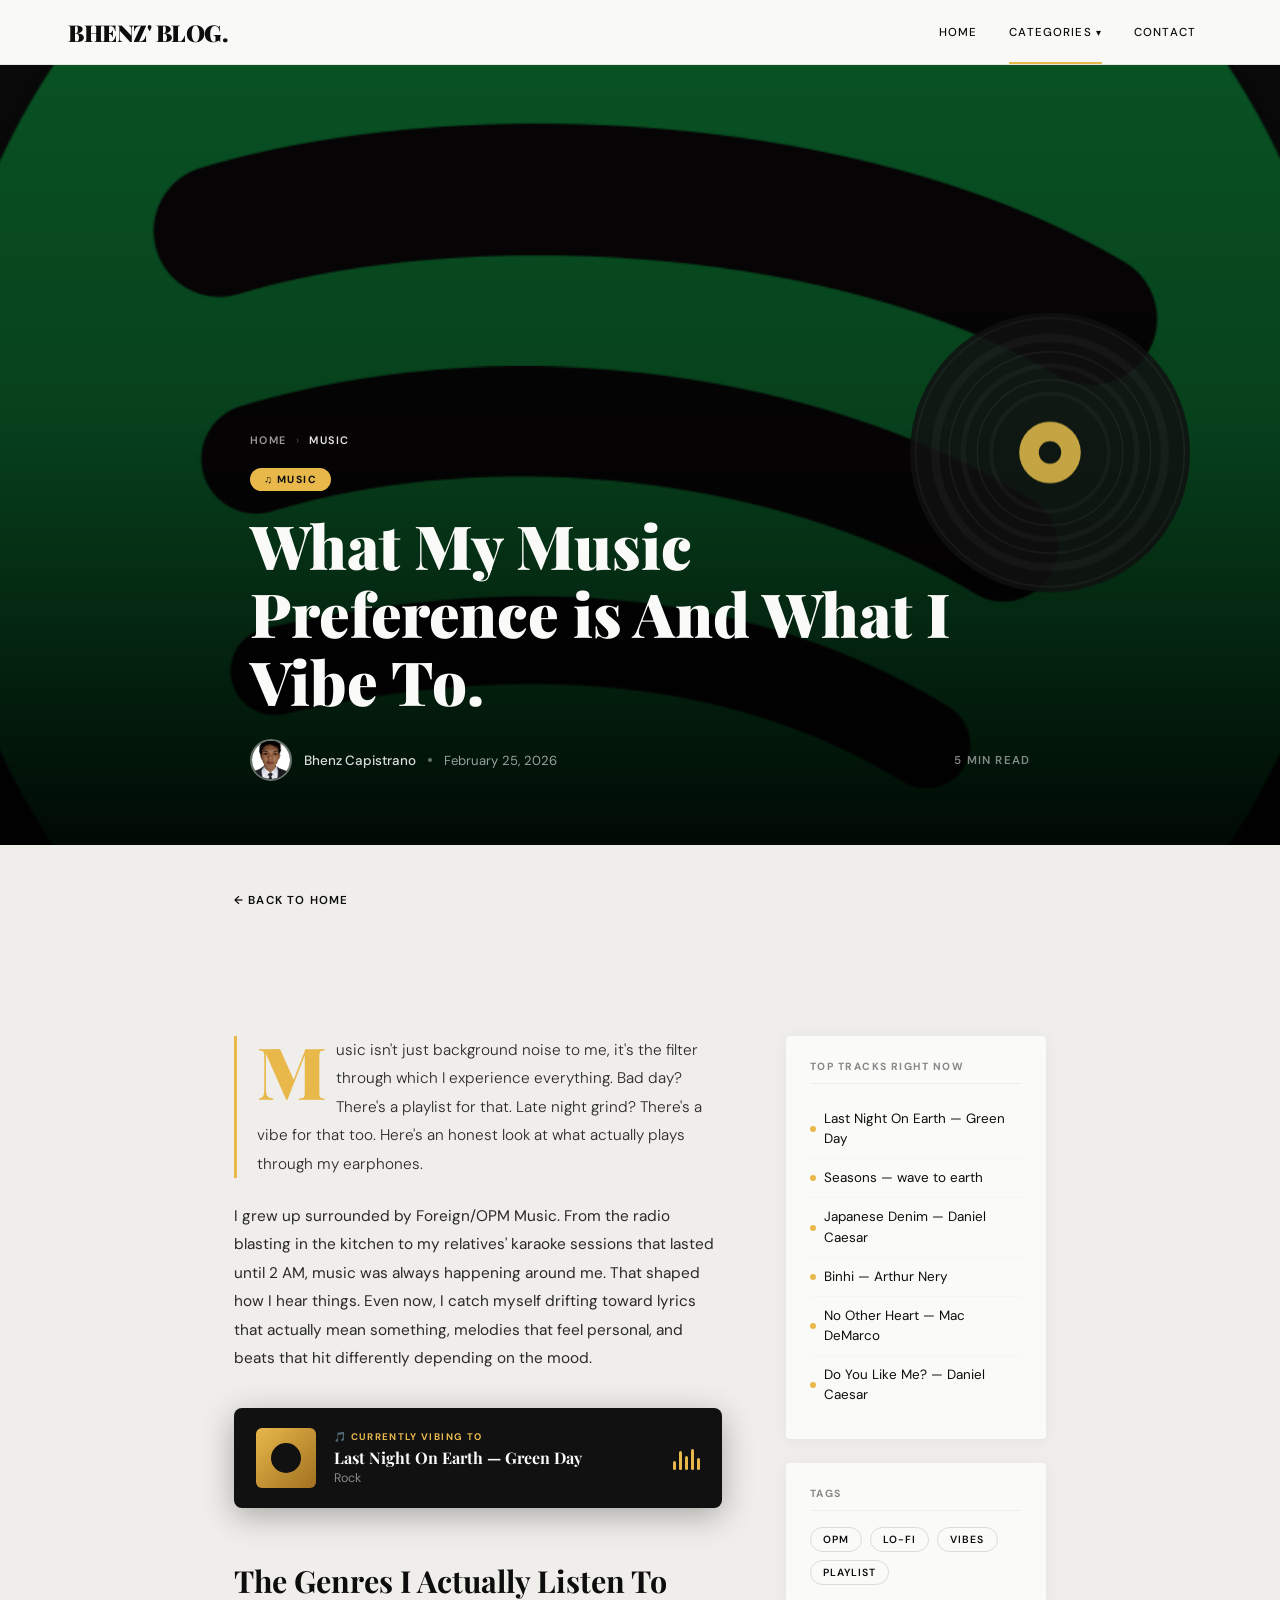
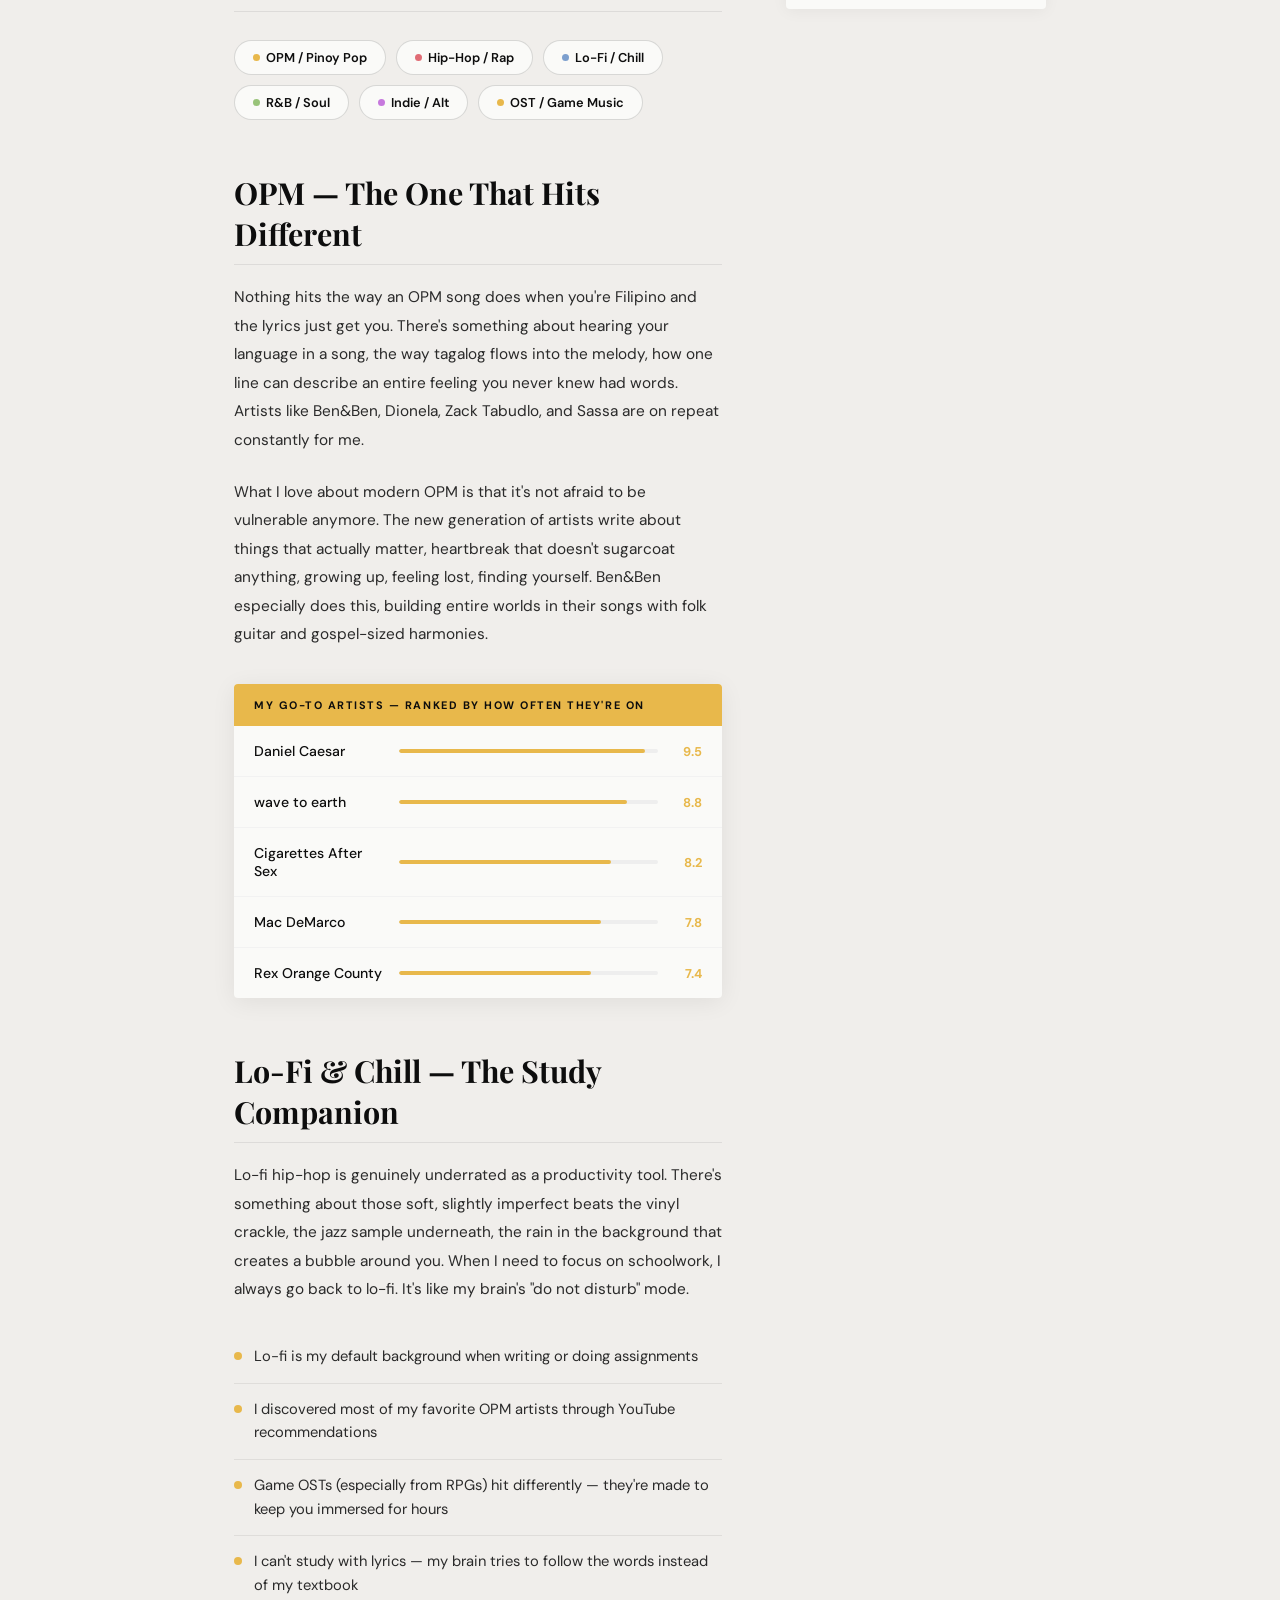
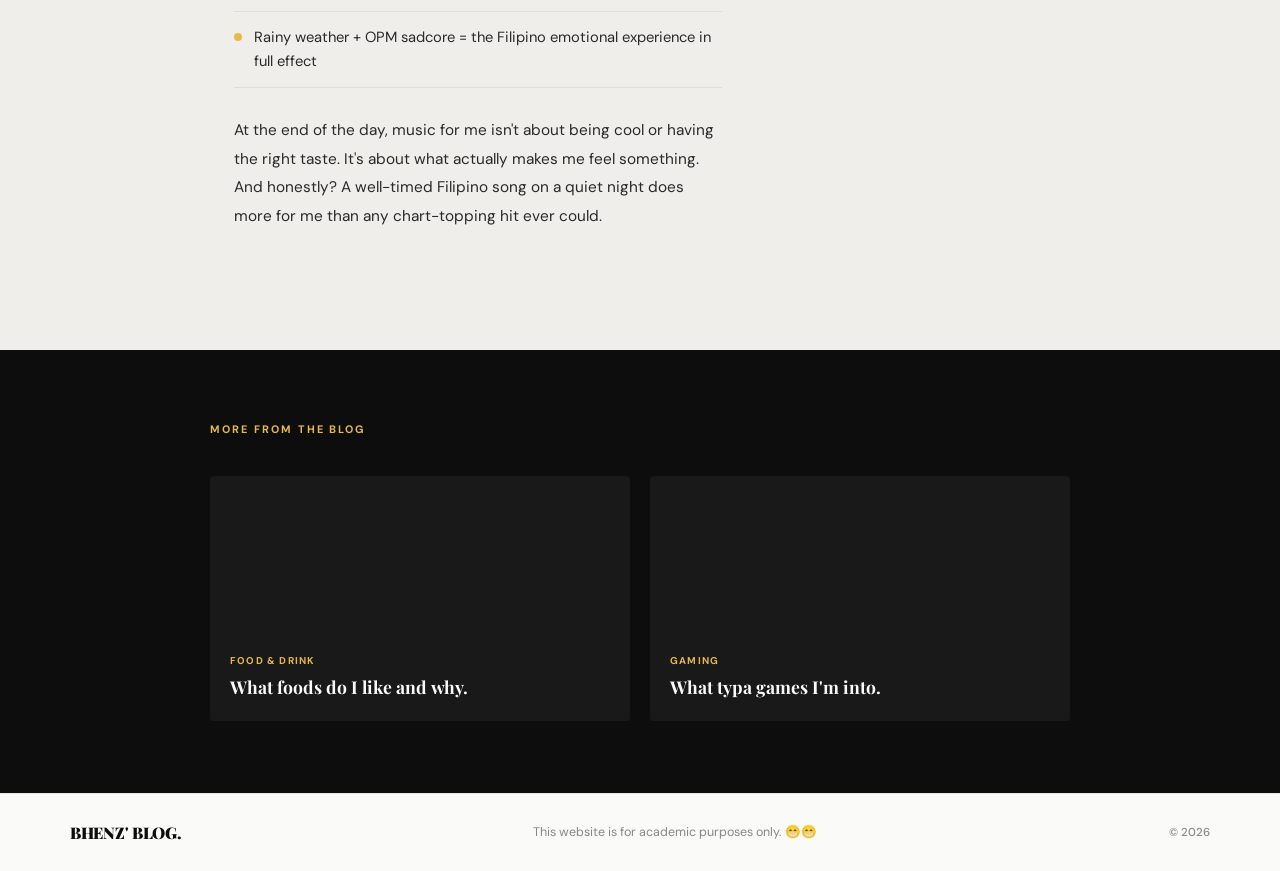
<file: index(music).html>
<!DOCTYPE html>
<html lang="en">
<head>
  <meta charset="UTF-8">
  <meta name="viewport" content="width=device-width, initial-scale=1.0">
  <link rel="stylesheet" href="categories.css">
  <link rel="stylesheet" href="music.css">
  <link rel="icon" href="icons/favicon-32x32.png" type="image/x-icon">
  <link rel="preconnect" href="https://fonts.googleapis.com">
  <link rel="preconnect" href="https://fonts.gstatic.com" crossorigin>
  <link href="https://fonts.googleapis.com/css2?family=Playfair+Display:ital,wght@0,700;0,900;1,700&family=DM+Sans:wght@300;400;500;600&display=swap" rel="stylesheet">
  <title>Music — BHENZ' BLOG</title>
  <style>
 
  </style>
</head>
<body>

<div class="cursor-dot" id="cursorDot"></div>
<div class="cursor-ring" id="cursorRing"></div>

<header id="siteHeader">
  <nav>
    <a href="index.html" class="logo">BHENZ' BLOG.</a>
    <input type="checkbox" id="nav-toggle" class="nav-toggle"/>
    <label for="nav-toggle" class="hamburger" aria-label="Toggle menu">
      <span></span><span></span><span></span>
    </label>
    <ul class="nav-links">
      <li><a href="index.html">Home</a></li>
      <li>
        <a href="#" class="active">Categories <span class="chevron">▾</span></a>
        <div class="dropdown">
          <a href="index(music).html" style="color:var(--page-accent);font-weight:700;">Music</a>
          <a href="index(food).html">Food &amp; Drink</a>
          <a href="index(gaming).html">Gaming</a>
        </div>
      </li>
      <li><a href="index.html#contact">Contact</a></li>
    </ul>
  </nav>
</header>

<section class="article-hero">
  <div class="hero-bg" style="background-image:url('pictures/spotify.png');"></div>
  <div class="hero-overlay"></div>


  <div class="vinyl-deco">
    <svg viewBox="0 0 200 200" xmlns="http://www.w3.org/2000/svg">
      <circle cx="100" cy="100" r="100" fill="#111"/>
      <circle cx="100" cy="100" r="96"  fill="none" stroke="#222" stroke-width="1"/>
      <circle cx="100" cy="100" r="82"  fill="none" stroke="#1a1a1a" stroke-width="6"/>
      <circle cx="100" cy="100" r="72"  fill="none" stroke="#222" stroke-width="1"/>
      <circle cx="100" cy="100" r="62"  fill="none" stroke="#1a1a1a" stroke-width="4"/>
      <circle cx="100" cy="100" r="52"  fill="none" stroke="#222" stroke-width="1"/>
      <circle cx="100" cy="100" r="42"  fill="none" stroke="#1a1a1a" stroke-width="3"/>
      <circle cx="100" cy="100" r="22"  fill="#e8b84b"/>
      <circle cx="100" cy="100" r="8"   fill="#111"/>
    </svg>
  </div>

  <div class="hero-content">
    <div class="hero-breadcrumb">
      <a href="index.html" class="breadcrumb-link">Home</a>
      <span class="breadcrumb-sep">›</span>
      <span class="breadcrumb-link" style="color:rgba(255,255,255,.9)">Music</span>
    </div>
    <div class="hero-pill">♫ Music</div>
    <h1>What My Music Preference is And What I Vibe To.</h1>
    <div class="hero-meta">
      <img class="hero-avatar" src="pictures/bhenz.jpg" alt="Bhenz"/>
      <span class="hero-author">Bhenz Capistrano</span>
      <span class="hero-sep"></span>
      <span class="hero-date">February 25, 2026</span>
      <span class="hero-readtime">5 min read</span>
    </div>
  </div>
</section>


<div class="article-wrap">
  <a href="index.html" class="article-back reveal-up">← Back to Home</a>

  <div class="article-body">
  
    <main class="article-main">

      <p class="article-lead reveal-up">
        Music isn't just background noise to me, it's the filter through which I experience everything. Bad day? There's a playlist for that. Late night grind? There's a vibe for that too. Here's an honest look at what actually plays through my earphones.
      </p>

      <p class="reveal-up">
        I grew up surrounded by Foreign/OPM Music. From the radio blasting in the kitchen to my relatives' karaoke sessions that lasted until 2 AM, music was always happening around me. That shaped how I hear things. Even now, I catch myself drifting toward lyrics that actually mean something, melodies that feel personal, and beats that hit differently depending on the mood.
      </p>


      <div class="now-playing reveal-up">
        <div class="np-art"></div>
        <div class="np-info">
          <div class="np-label">🎵 Currently Vibing To</div>
          <div class="np-track">Last Night On Earth — Green Day</div>
          <div class="np-artist">Rock</div>
        </div>
        <div class="np-bars">
          <div class="np-bar"></div>
          <div class="np-bar"></div>
          <div class="np-bar"></div>
          <div class="np-bar"></div>
          <div class="np-bar"></div>
        </div>
      </div>

      <h2 class="reveal-up">The Genres I Actually Listen To</h2>

      <div class="genre-grid reveal-up">
        <span class="genre-pill"><span class="dot" style="background:#e8b84b;"></span> OPM / Pinoy Pop</span>
        <span class="genre-pill"><span class="dot" style="background:#e06c75;"></span> Hip-Hop / Rap</span>
        <span class="genre-pill"><span class="dot" style="background:#7c9fce;"></span> Lo-Fi / Chill</span>
        <span class="genre-pill"><span class="dot" style="background:#98c379;"></span> R&amp;B / Soul</span>
        <span class="genre-pill"><span class="dot" style="background:#c678dd;"></span> Indie / Alt</span>
        <span class="genre-pill"><span class="dot" style="background:#e8b84b;"></span> OST / Game Music</span>
      </div>

      <h2 class="reveal-up">OPM — The One That Hits Different</h2>

      <p class="reveal-up">
        Nothing hits the way an OPM song does when you're Filipino and the lyrics just get you. There's something about hearing your language in a song, the way tagalog flows into the melody, how one line can describe an entire feeling you never knew had words. Artists like Ben&Ben, Dionela, Zack Tabudlo, and Sassa are on repeat constantly for me.
      </p>

      <p class="reveal-up">
        What I love about modern OPM is that it's not afraid to be vulnerable anymore. The new generation of artists write about things that actually matter, heartbreak that doesn't sugarcoat anything, growing up, feeling lost, finding yourself. Ben&Ben especially does this, building entire worlds in their songs with folk guitar and gospel-sized harmonies.
      </p>


      <div class="rating-card reveal-up">
        <div class="rating-header">My Go-To Artists — Ranked by How Often They're On</div>
        <div class="rating-item">
          <span class="rating-label">Daniel Caesar</span>
          <div class="rating-bar"><div class="rating-fill" data-w="95%" style="--w:95%"></div></div>
          <span class="rating-score">9.5</span>
        </div>
        <div class="rating-item">
          <span class="rating-label">wave to earth</span>
          <div class="rating-bar"><div class="rating-fill" data-w="88%" style="--w:88%"></div></div>
          <span class="rating-score">8.8</span>
        </div>
        <div class="rating-item">
          <span class="rating-label">Cigarettes After Sex</span>
          <div class="rating-bar"><div class="rating-fill" data-w="82%" style="--w:82%"></div></div>
          <span class="rating-score">8.2</span>
        </div>
        <div class="rating-item">
          <span class="rating-label">Mac DeMarco</span>
          <div class="rating-bar"><div class="rating-fill" data-w="78%" style="--w:78%"></div></div>
          <span class="rating-score">7.8</span>
        </div>
        <div class="rating-item">
          <span class="rating-label">Rex Orange County</span>
          <div class="rating-bar"><div class="rating-fill" data-w="74%" style="--w:74%"></div></div>
          <span class="rating-score">7.4</span>
        </div>
      </div>

      <h2 class="reveal-up">Lo-Fi &amp; Chill — The Study Companion</h2>

      <p class="reveal-up">
        Lo-fi hip-hop is genuinely underrated as a productivity tool. There's something about those soft, slightly imperfect beats the vinyl crackle, the jazz sample underneath, the rain in the background that creates a bubble around you. When I need to focus on schoolwork, I always go back to lo-fi. It's like my brain's "do not disturb" mode.
      </p>

      <ul class="highlight-list reveal-up">
        <li>Lo-fi is my default background when writing or doing assignments</li>
        <li>I discovered most of my favorite OPM artists through YouTube recommendations</li>
        <li>Game OSTs (especially from RPGs) hit differently — they're made to keep you immersed for hours</li>
        <li>I can't study with lyrics — my brain tries to follow the words instead of my textbook</li>
        <li>Rainy weather + OPM sadcore = the Filipino emotional experience in full effect</li>
      </ul>

      <p class="reveal-up">
        At the end of the day, music for me isn't about being cool or having the right taste. It's about what actually makes me feel something. And honestly? A well-timed Filipino song on a quiet night does more for me than any chart-topping hit ever could.
      </p>

    </main>

    <aside class="article-sidebar">

      <div class="sidebar-box reveal-up" style="--delay:200ms">
        <div class="sidebar-title">Top Tracks Right Now</div>
        <ul class="sidebar-list">
          <li>Last Night On Earth — Green Day</li>
          <li>Seasons — wave to earth</li>
          <li>Japanese Denim — Daniel Caesar</li>
          <li>Binhi — Arthur Nery</li>
          <li>No Other Heart — Mac DeMarco</li>
          <li>Do You Like Me? — Daniel Caesar</li>
        </ul>
      </div>

   

      <div class="sidebar-box reveal-up" style="--delay:400ms">
        <div class="sidebar-title">Tags</div>
        <div class="sidebar-tag-group">
          <span class="s-tag">OPM</span>
          <span class="s-tag">Lo-Fi</span>
          <span class="s-tag">Vibes</span>
          <span class="s-tag">Playlist</span>
        </div>
      </div>

    </aside>
  </div>
</div>

<section class="related-section">
  <div class="related-inner">
    <span class="related-label">More from the Blog</span>
    <div class="related-grid">
      <a href="index(food).html" class="related-card reveal-up">
        <div class="related-img" style="background-image:url('https://i.kym-cdn.com/photos/images/original/001/404/055/8f5.jpg');"></div>
        <div class="related-body">
          <div class="related-cat">Food &amp; Drink</div>
          <div class="related-title">What foods do I like and why.</div>
        </div>
      </a>
      <a href="index(gaming).html" class="related-card reveal-up" style="--delay:120ms">
        <div class="related-img" style="background-image:url('https://wallup.net/wp-content/uploads/2016/01/272946-Minecraft-video_games-pixels.jpg');"></div>
        <div class="related-body">
          <div class="related-cat">Gaming</div>
          <div class="related-title">What typa games I'm into.</div>
        </div>
      </a>
    </div>
  </div>
</section>

<footer class="foot">
  <div class="foot-inner">
    <span class="foot-logo">BHENZ' BLOG.</span>
    <p class="foot-copy">This website is for academic purposes only. 😁😁</p>
    <span class="foot-year">© 2026</span>
  </div>
</footer>

<script src="categories.js"></script>
</body>
</html>
</file>
<file: project.css>
*, *::before, *::after {
  box-sizing: border-box;
  margin: 0;
  padding: 0;
  text-decoration: none;
}

:root {
  --black: #0d0d0d;
  --white: #fafaf8;
  --gray-bg: #f2f1ef;
  --mid: #888;
  --accent: #c9a84c;
  --accent-light: #f0e6c8;
  --serif: 'Playfair Display', Georgia, serif;
  --sans: 'DM Sans', sans-serif;
  --transition-slow: 0.8s cubic-bezier(0.16, 1, 0.3, 1);
  --transition-mid: 0.45s cubic-bezier(0.16, 1, 0.3, 1);
  --transition-fast: 0.22s ease;
}

html { scroll-behavior: smooth; }

body {
  font-family: var(--sans);
  background: var(--gray-bg);
  color: var(--black);
  min-height: 100vh;
  overflow-x: hidden;
  cursor: auto;
}

.page-loader {
  position: fixed;
  inset: 0;
  background: var(--black);
  z-index: 9000;
  display: flex;
  align-items: center;
  justify-content: center;
  transition: opacity 0.7s ease, visibility 0.7s ease;
}
.page-loader.loaded {
  opacity: 0;
  visibility: hidden;
  pointer-events: none;
}
.loader-inner {
  text-align: center;
}
.loader-logo {
  display: block;
  font-family: var(--serif);
  font-size: 2rem;
  font-weight: 900;
  color: var(--white);
  letter-spacing: -0.5px;
  margin-bottom: 28px;
  animation: loaderPulse 1.2s ease infinite alternate;
}
@keyframes loaderPulse {
  from { opacity: 0.4; }
  to   { opacity: 1; }
}
.loader-bar {
  width: 200px;
  height: 2px;
  background: rgba(255,255,255,0.15);
  border-radius: 2px;
  overflow: hidden;
  margin: 0 auto;
}
.loader-fill {
  height: 100%;
  background: var(--accent);
  border-radius: 2px;
  animation: loaderFill 1.4s cubic-bezier(0.4,0,0.2,1) forwards;
}
@keyframes loaderFill {
  from { width: 0%; }
  to   { width: 100%; }
}

header {
  background: rgba(250, 250, 248, 0.92);
  backdrop-filter: blur(12px);
  -webkit-backdrop-filter: blur(12px);
  border-bottom: 1px solid rgba(0,0,0,0.08);
  position: sticky;
  top: 0;
  z-index: 100;
  transition: box-shadow var(--transition-fast), background var(--transition-fast);
}
header.scrolled {
  box-shadow: 0 4px 24px rgba(0,0,0,0.07);
  background: rgba(250, 250, 248, 0.98);
}
nav {
  max-width: 1200px;
  margin: 0 auto;
  padding: 0 28px;
  height: 64px;
  display: flex;
  align-items: center;
}
.logo {
  font-family: var(--serif);
  font-size: 1.45rem;
  font-weight: 900;
  letter-spacing: -0.5px;
  color: var(--black);
  text-decoration: none;
  margin-right: auto;
  position: relative;
  transition: color var(--transition-fast);
}
.logo::after {
  content: '';
  position: absolute;
  left: 0; bottom: -2px;
  width: 0; height: 2px;
  background: var(--accent);
  transition: width var(--transition-mid);
}
.logo:hover::after { width: 100%; }
.nav-toggle {
  display: none;
  position: absolute;
  opacity: 0;
  pointer-events: none;
}
.hamburger {
  display: none;
  flex-direction: column;
  justify-content: center;
  gap: 5px;
  width: 28px;
  height: 28px;
  cursor: pointer;
  z-index: 201;
  order: 3;
}
.hamburger span {
  display: block;
  width: 100%;
  height: 2px;
  background: var(--black);
  border-radius: 2px;
  transition: transform 0.25s cubic-bezier(0.16,1,0.3,1), opacity 0.2s ease;
  transform-origin: center;
}
.nav-toggle:checked + .hamburger span:nth-child(1) { transform: translateY(7px) rotate(45deg); }
.nav-toggle:checked + .hamburger span:nth-child(2) { opacity: 0; transform: scaleX(0); }
.nav-toggle:checked + .hamburger span:nth-child(3) { transform: translateY(-7px) rotate(-45deg); }

.nav-links {
  display: flex;
  list-style: none;
  align-items: center;
}
.nav-links li { position: relative; }
.nav-links a {
  display: flex;
  align-items: center;
  gap: 4px;
  padding: 0 16px;
  height: 64px;
  font-size: 0.72rem;
  font-weight: 500;
  letter-spacing: 0.1em;
  text-transform: uppercase;
  color: var(--black);
  text-decoration: none;
  transition: color var(--transition-fast);
  position: relative;
}
.nav-links a::after {
  content: '';
  position: absolute;
  bottom: 0; left: 16px; right: 16px;
  height: 2px;
  background: var(--black);
  transform: scaleX(0);
  transform-origin: left;
  transition: transform var(--transition-mid);
}
.nav-links a:hover::after,
.nav-links .active::after { transform: scaleX(1); }
.nav-links a:hover { color: var(--mid); }
.chevron {
  font-size: 0.6rem;
  margin-top: 1px;
  transition: transform var(--transition-fast);
}
.nav-links li:hover .chevron { transform: rotate(180deg); }
.dropdown {
  display: block;
  position: absolute;
  top: calc(100% + 4px);
  left: 0;
  background: var(--white);
  border: 1px solid rgba(0,0,0,0.08);
  min-width: 170px;
  box-shadow: 0 16px 40px rgba(0,0,0,0.12);
  opacity: 0;
  visibility: hidden;
  transform: translateY(8px);
  transition: opacity var(--transition-mid), transform var(--transition-mid), visibility var(--transition-mid);
  border-radius: 2px;
}
.nav-links li:hover .dropdown {
  opacity: 1;
  visibility: visible;
  transform: translateY(0);
}
.dropdown a {
  height: auto;
  padding: 11px 18px;
  border-bottom: 1px solid #f0f0f0;
  font-size: 0.72rem;
  display: block;
}
.dropdown a::after { display: none; }
.dropdown a:last-child { border-bottom: none; }
.dropdown a:hover { background: var(--accent-light); color: var(--black); }


.reveal-up {
  opacity: 0;
  transform: translateY(40px);
  transition: opacity 0.9s cubic-bezier(0.16,1,0.3,1), transform 0.9s cubic-bezier(0.16,1,0.3,1);
  transition-delay: var(--delay, 0ms);
}
.reveal-up.visible {
  opacity: 1;
  transform: translateY(0);
}


.slider {
  position: relative;
  padding: 48px 0 0;
  background: var(--gray-bg);
}
.slide-peek {
  display: none;
}
.slider-radio {
  position: absolute;
  opacity: 0;
  pointer-events: none;
}
.slider-wrapper {
  position: relative;
  max-width: 860px;
  margin: 0 auto;
  overflow: visible;
}
.slide-peek {
  position: absolute;
  top: 50px;
  width: 180px;
  height: 340px;
  border-radius: 2px;
  z-index: 1;
}
.slide-peek.left  { left: -140px;  background: linear-gradient(160deg, #1a1a1a, #2a2a2a); }
.slide-peek.right { right: -140px; background: linear-gradient(160deg, #1d2d3e, #162535); }
.slides {
  position: relative;
  overflow: hidden;
  border-radius: 4px;
  height: 480px;
  box-shadow: 0 32px 80px rgba(0,0,0,0.25);
}
.slide {
  position: absolute;
  inset: 0;
  opacity: 0;
  transition: opacity 1.2s cubic-bezier(0.4,0,0.2,1);
  pointer-events: none;
}
#s1:checked ~ .slider-wrapper .slide-1,
#s2:checked ~ .slider-wrapper .slide-2,
#s3:checked ~ .slider-wrapper .slide-3 {
  opacity: 1;
  pointer-events: auto;
}
.slide-bg {
  position: absolute;
  inset: -8%;
  background-size: cover;
  background-position: center;
  filter: brightness(0.45);
  transform: scale(1.08);
  transition: transform 8s ease;
}
#s1:checked ~ .slider-wrapper .slide-1 .slide-bg,
#s2:checked ~ .slider-wrapper .slide-2 .slide-bg,
#s3:checked ~ .slider-wrapper .slide-3 .slide-bg {
  transform: scale(1);
}
.slide-overlay {
  position: absolute;
  inset: 0;
  background: linear-gradient(to top, rgba(0,0,0,0.82) 0%, rgba(0,0,0,0.1) 60%, transparent 100%);
}
.slide-content {
  position: absolute;
  bottom: 0; left: 0; right: 0;
  padding: 48px 60px 52px;
  text-align: center;
  color: var(--white);
}
.category-pill {
  display: inline-block;
  background: rgba(255,255,255,0.15);
  backdrop-filter: blur(6px);
  border: 1px solid rgba(255,255,255,0.2);
  color: var(--white);
  font-size: 0.68rem;
  font-weight: 600;
  letter-spacing: 0.14em;
  text-transform: uppercase;
  padding: 5px 14px;
  border-radius: 100px;
  margin-bottom: 18px;
}
.slide-title {
  font-family: var(--serif);
  font-size: 2.6rem;
  line-height: 1.2;
  font-weight: 700;
  margin: 0 auto 22px;
  max-width: 580px;
}
.slide-meta {
  display: flex;
  align-items: center;
  justify-content: center;
  gap: 10px;
  margin-bottom: 22px;
}
.slide-avatar {
  width: 38px;
  height: 38px;
  border-radius: 50%;
  object-fit: cover;
  border: 2px solid rgba(255,255,255,0.5);
}
.slide-author { font-size: 0.82rem; opacity: 0.85; }
.slide-dot-sep {
  width: 4px;
  height: 4px;
  border-radius: 50%;
  background: rgba(255,255,255,0.5);
}
.slide-date { font-size: 0.82rem; opacity: 0.7; }
.slide-cta {
  display: inline-flex;
  align-items: center;
  gap: 8px;
  background: var(--white);
  color: var(--black);
  font-size: 0.72rem;
  font-weight: 600;
  letter-spacing: 0.1em;
  text-transform: uppercase;
  padding: 12px 24px;
  border-radius: 2px;
  text-decoration: none;
  transition: background var(--transition-fast), color var(--transition-fast), transform var(--transition-fast), box-shadow var(--transition-fast);
}
.slide-cta:hover {
  background: var(--accent);
  color: var(--white);
  transform: translateY(-2px);
  box-shadow: 0 8px 24px rgba(0,0,0,0.3);
}
.cta-arrow {
  display: inline-block;
  transition: transform var(--transition-mid);
}
.slide-cta:hover .cta-arrow { transform: translateX(4px); }

/* Slider Nav Buttons */
.slider-nav {
  position: absolute;
  top: 50%;
  transform: translateY(-50%);
  background: rgba(255,255,255,0.12);
  backdrop-filter: blur(8px);
  border: 1px solid rgba(255,255,255,0.2);
  color: var(--white);
  width: 48px;
  height: 48px;
  border-radius: 50%;
  font-size: 1.1rem;
  cursor: pointer;
  z-index: 10;
  transition: background var(--transition-fast), transform var(--transition-fast), box-shadow var(--transition-fast);
  display: flex;
  align-items: center;
  justify-content: center;
}
.slider-nav:hover {
  background: var(--white);
  color: var(--black);
  transform: translateY(-50%) scale(1.08);
  box-shadow: 0 8px 24px rgba(0,0,0,0.2);
}
.slider-nav.prev { left: -72px; }
.slider-nav.next { right: -72px; }

/* Slider Dots */
.slider-dots {
  display: flex;
  justify-content: center;
  gap: 12px;
  padding: 28px 0 40px;
}
.dot {
  width: 36px;
  height: 3px;
  background: rgba(0,0,0,0.15);
  cursor: pointer;
  display: block;
  border-radius: 2px;
  position: relative;
  overflow: hidden;
  transition: background var(--transition-fast);
}
.dot-progress {
  display: block;
  position: absolute;
  left: 0; top: 0; bottom: 0;
  width: 0%;
  background: var(--black);
  border-radius: 2px;
  transition: width 0.3s;
}
#s1:checked ~ .slider-dots label:nth-child(1),
#s2:checked ~ .slider-dots label:nth-child(2),
#s3:checked ~ .slider-dots label:nth-child(3) {
  background: rgba(0,0,0,0.25);
}
.dot.active-dot .dot-progress { width: 100%; }

/* Slide Counter */
.slide-counter {
  position: absolute;
  bottom: 110px;
  right: 60px;
  font-size: 0.72rem;
  font-weight: 600;
  letter-spacing: 0.1em;
  color: var(--black);
  display: flex;
  align-items: center;
  gap: 4px;
  pointer-events: none;
}
.counter-current { font-size: 1.4rem; font-family: var(--serif); }
.counter-sep { opacity: 0.4; font-size: 0.9rem; margin: 0 2px; }
.counter-total { opacity: 0.4; }


.section-divider {
  display: flex;
  align-items: center;
  gap: 20px;
  max-width: 1140px;
  margin: 0 auto 40px;
  padding: 0 24px;
}
.divider-line {
  flex: 1;
  height: 1px;
  background: rgba(0,0,0,0.1);
}
.divider-label {
  font-size: 0.68rem;
  font-weight: 600;
  letter-spacing: 0.18em;
  text-transform: uppercase;
  color: var(--mid);
  white-space: nowrap;
}

.featured {
  max-width: 1140px;
  margin: 0 auto;
  padding: 0 24px 80px;
}
.cards-grid {
  display: grid;
  grid-template-columns: repeat(3, 1fr);
  gap: 24px;
}
.card {
  background: var(--white);
  border-radius: 4px;
  overflow: hidden;
  cursor: pointer;
  display: block;
  color: var(--black);
  text-decoration: none;
  transition: transform var(--transition-slow), box-shadow var(--transition-slow);
  position: relative;
}
.card:hover {
  transform: translateY(-8px);
  box-shadow: 0 24px 64px rgba(0,0,0,0.14);
}
.card-img-wrap {
  position: relative;
  overflow: hidden;
  height: 220px;
}
.card-img {
  width: 100%;
  height: 100%;
  background-size: cover;
  background-position: center;
  transition: transform var(--transition-slow);
}
.card:hover .card-img { transform: scale(1.06); }
.card-img-overlay {
  position: absolute;
  inset: 0;
  background: linear-gradient(to top, rgba(0,0,0,0.3) 0%, transparent 60%);
  opacity: 0;
  transition: opacity var(--transition-mid);
}
.card:hover .card-img-overlay { opacity: 1; }
.card-tag {
  position: absolute;
  top: 14px;
  left: 14px;
  background: var(--white);
  color: var(--black);
  font-size: 0.62rem;
  font-weight: 700;
  letter-spacing: 0.12em;
  text-transform: uppercase;
  padding: 4px 10px;
  border-radius: 2px;
  transition: background var(--transition-fast), color var(--transition-fast);
}
.card:hover .card-tag {
  background: var(--accent);
  color: var(--white);
}
.card-body { padding: 22px 24px 26px; }
.card-category {
  font-size: 0.63rem;
  font-weight: 700;
  letter-spacing: 0.13em;
  text-transform: uppercase;
  color: var(--accent);
  margin-bottom: 10px;
}
.card-title {
  font-family: var(--serif);
  font-size: 1.18rem;
  line-height: 1.4;
  font-weight: 700;
  color: var(--black);
  margin-bottom: 10px;
  transition: color var(--transition-fast);
}
.card:hover .card-title { color: #333; }
.card-excerpt {
  font-size: 0.82rem;
  line-height: 1.65;
  color: var(--mid);
  margin-bottom: 16px;
}
.card-meta {
  display: flex;
  align-items: center;
  gap: 8px;
  font-size: 0.73rem;
  color: var(--mid);
}
.card-avatar {
  width: 26px;
  height: 26px;
  border-radius: 50%;
  object-fit: cover;
}
.card-sep {
  width: 3px;
  height: 3px;
  border-radius: 50%;
  background: #ccc;
}
.card-read-more {
  margin-left: auto;
  font-weight: 600;
  font-size: 0.72rem;
  color: var(--black);
  opacity: 0;
  transform: translateX(-8px);
  transition: opacity var(--transition-mid), transform var(--transition-mid);
}
.card:hover .card-read-more {
  opacity: 1;
  transform: translateX(0);
}


.about-strip {
  background: var(--black);
  color: var(--white);
  padding: 80px 24px;
  margin-bottom: 0;
}
.about-inner {
  max-width: 900px;
  margin: 0 auto;
  display: flex;
  align-items: center;
  gap: 60px;
}
.about-text { flex: 1; }
.about-eyebrow {
  display: block;
  font-size: 0.68rem;
  font-weight: 600;
  letter-spacing: 0.18em;
  text-transform: uppercase;
  color: var(--accent);
  margin-bottom: 14px;
}
.about-name {
  font-family: var(--serif);
  font-size: 2.8rem;
  font-weight: 900;
  line-height: 1.1;
  margin-bottom: 18px;
}
.about-bio {
  font-size: 0.95rem;
  line-height: 1.8;
  color: rgba(255,255,255,0.7);
  max-width: 480px;
}
.about-img-wrap {
  position: relative;
  flex-shrink: 0;
}
.about-img {
  width: 160px;
  height: 160px;
  border-radius: 50%;
  object-fit: cover;
  border: 4px solid rgba(255,255,255,0.12);
  position: relative;
  z-index: 1;
  transition: transform var(--transition-slow), border-color var(--transition-mid);
}
.about-img-wrap:hover .about-img {
  transform: scale(1.04);
  border-color: var(--accent);
}
.about-img-ring {
  position: absolute;
  inset: -12px;
  border-radius: 50%;
  border: 1px solid rgba(255,255,255,0.08);
  animation: ringPulse 3s ease infinite;
}
@keyframes ringPulse {
  0%, 100% { transform: scale(1); opacity: 0.5; }
  50% { transform: scale(1.06); opacity: 0.15; }
}
.contact-strip {
  background: var(--accent-light);
  padding: 80px 24px;
  text-align: center;
}
.contact-inner { max-width: 600px; margin: 0 auto; }
.contact-eyebrow {
  display: block;
  font-size: 0.68rem;
  font-weight: 600;
  letter-spacing: 0.18em;
  text-transform: uppercase;
  color: var(--mid);
  margin-bottom: 14px;
}
.contact-title {
  font-family: var(--serif);
  font-size: 3.5rem;
  font-weight: 900;
  line-height: 1.1;
  color: var(--black);
  margin-bottom: 12px;
}
.contact-sub {
  font-size: 0.92rem;
  color: var(--mid);
  margin-bottom: 32px;
}
.contact-btn {
  display: inline-flex;
  align-items: center;
  gap: 10px;
  background: var(--black);
  color: var(--white);
  font-size: 0.72rem;
  font-weight: 600;
  letter-spacing: 0.12em;
  text-transform: uppercase;
  padding: 16px 32px;
  border-radius: 2px;
  text-decoration: none;
  transition: background var(--transition-fast), transform var(--transition-fast), box-shadow var(--transition-fast);
}
.contact-btn:hover {
  background: var(--accent);
  transform: translateY(-3px);
  box-shadow: 0 12px 32px rgba(0,0,0,0.2);
}
.btn-arrow {
  font-size: 1rem;
  transition: transform var(--transition-mid);
}
.contact-btn:hover .btn-arrow { transform: translate(3px, -3px); }

.foot {
  background: var(--white);
  border-top: 1px solid #e8e8e8;
  padding: 28px 24px;
}
.foot-inner {
  max-width: 1140px;
  margin: 0 auto;
  display: flex;
  align-items: center;
  justify-content: space-between;
  gap: 16px;
  flex-wrap: wrap;
}
.foot-logo {
  font-family: var(--serif);
  font-size: 1rem;
  font-weight: 900;
  color: var(--black);
  letter-spacing: -0.3px;
}
.foot-copy {
  font-size: 0.78rem;
  color: var(--mid);
}
.foot-year {
  font-size: 0.72rem;
  color: var(--mid);
  font-weight: 500;
}

@media (max-width: 900px) {
  .slide-peek { display: none; }
  .slider-nav.prev { left: 12px; }
  .slider-nav.next { right: 12px; }
  .slider-wrapper { max-width: 100%; padding: 0 20px; }
  .slides { height: 420px; }
  .slide-content { padding: 36px 40px 40px; }
  .slide-title { font-size: 2rem; }
  .slider { padding: 32px 0 0; }
  .cards-grid { grid-template-columns: repeat(2, 1fr); }
  .featured { padding: 0 20px 56px; }
  .about-inner { gap: 40px; }
  .about-name { font-size: 2rem; }
  .slide-counter { display: none; }
}

@media (max-width: 640px) {
  nav { 
    padding: 0 16px; 
    flex-wrap: wrap; 
    height: auto; 
    min-height: 56px; 
  }
  .logo { font-size: 1.2rem; padding: 16px 0; }
  .hamburger { display: flex; }
  .nav-links {
    display: none;
    flex-direction: column; 
    align-items: stretch;
    width: 100%; 
    order: 4; 
    background: var(--white);
    border-top: 1px solid #eee;
    position: absolute;
    top: 56px;
    left: 0;
    right: 0;
    box-shadow: 0 8px 24px rgba(0,0,0,.1);
  }
  .nav-toggle:checked ~ .nav-links { 
    display: flex;
  }
  .nav-links li { width: 100%; }
  .nav-links a { height: auto; padding: 14px 16px; border-bottom: 1px solid #f2f2f2; font-size: .8rem; justify-content: space-between; }
  .nav-links a::after { display: none; }
  .nav-links .active { border-bottom: 1px solid #f2f2f2; border-left: 3px solid var(--page-accent); }
  .dropdown { display: block; position: static; box-shadow: none; border: none; border-top: 1px solid #f2f2f2; min-width: 100%; opacity: 1; visibility: visible; transform: none; }
  .dropdown a { padding: 11px 16px 11px 28px; font-size: .75rem; background: #fafafa; }
}
  .slider { padding: 20px 0 0; }
  .slider-wrapper { padding: 0 12px; }
  .slides { height: 320px; }
  .slide-content { padding: 20px 20px 24px; }
  .slide-title { font-size: 1.35rem; margin-bottom: 14px; }
  .slide-category { margin-bottom: 8px; }
  .slide-avatar { width: 30px; height: 30px; }
  .slide-author, .slide-date { font-size: 0.72rem; }
  .slider-dots { padding: 18px 0 28px; }
  .slider-nav { width: 36px; height: 36px; font-size: 0.9rem; }
  .slider-nav.prev { left: 4px; }
  .slider-nav.next { right: 4px; }
  .cards-grid { grid-template-columns: 1fr; }
  .card-img-wrap { height: 190px; }
  .featured { padding: 0 12px 48px; }
  .about-inner { flex-direction: column; text-align: center; gap: 32px; }
  .about-bio { margin: 0 auto; }
  .contact-title { font-size: 2.5rem; }
  .foot-inner { flex-direction: column; text-align: center; }

@media (max-width: 380px) {
  .slide-title { font-size: 1.1rem; }
  .slides { height: 270px; }
  .slide-content { padding: 16px 14px 18px; }
  .slide-meta { gap: 6px; }
  .slide-dot-sep { display: none; }
  .slide-cta { font-size: 0.65rem; padding: 10px 18px; }
}


  /* MISC HELPERS*/

@media (min-width: 641px) {
  .nav-links {
    display: flex !important;
    flex-direction: row;
    max-height: none !important;
    overflow: visible;
    border-top: none;
    width: auto;
  }
  .hamburger { display: none; }
  .nav-toggle { display: none; }
}
</file>
<file: categories.css>
*, *::before, *::after { box-sizing: border-box; margin: 0; padding: 0; text-decoration: none; }

:root {
  --black:    #0d0d0d;
  --white:    #fafaf8;
  --gray-bg:  #f2f1ef;
  --mid:      #888;
  --serif:    'Playfair Display', Georgia, serif;
  --sans:     'DM Sans', sans-serif;


  --page-accent:      #c9a84c;
  --page-accent-dim:  rgba(201,168,76,0.15);
  --page-hero-bg:     #111;
  --page-hero-text:   #fafaf8;
}

html { scroll-behavior: smooth; }
body {
  font-family: var(--sans);
  background: var(--gray-bg);
  color: var(--black);
  min-height: 100vh;
  overflow-x: hidden;
  cursor: auto;
}
@media (max-width: 640px) { body { cursor: auto; } }

body.cursor-hover .cursor-ring { width: 52px; height: 52px; opacity: .3; border-color: var(--page-accent); }
body.cursor-hover .cursor-dot  { background: var(--page-accent); transform: translate(-50%,-50%) scale(1.8); }
@media (max-width: 640px) { .cursor-dot, .cursor-ring { display: none; } }

/* HEADER / NAV*/
header {
  background: rgba(250,250,248,.92);
  backdrop-filter: blur(12px);
  -webkit-backdrop-filter: blur(12px);
  border-bottom: 1px solid rgba(0,0,0,.08);
  position: sticky; top: 0; z-index: 100;
  transition: box-shadow .22s ease, background .22s ease;
}
header.scrolled { box-shadow: 0 4px 24px rgba(0,0,0,.07); background: rgba(250,250,248,.98); }
nav {
  max-width: 1200px; margin: 0 auto;
  padding: 0 28px; height: 64px;
  display: flex; align-items: center;
}
.logo {
  font-family: var(--serif); font-size: 1.45rem; font-weight: 900;
  letter-spacing: -.5px; color: var(--black); text-decoration: none;
  margin-right: auto; position: relative;
}
.logo::after {
  content: ''; position: absolute; left: 0; bottom: -2px;
  width: 0; height: 2px; background: var(--page-accent);
  transition: width .45s cubic-bezier(.16,1,.3,1);
}
.logo:hover::after { width: 100%; }
.nav-toggle { display: none; position: absolute; opacity: 0; pointer-events: none; }
.hamburger {
  display: none; flex-direction: column; justify-content: center;
  gap: 5px; width: 28px; height: 28px; cursor: pointer; z-index: 201; order: 3;
}
.hamburger span {
  display: block; width: 100%; height: 2px;
  background: var(--black); border-radius: 2px;
  transition: transform .25s cubic-bezier(.16,1,.3,1), opacity .2s;
  transform-origin: center;
}
.nav-toggle:checked + .hamburger span:nth-child(1) { transform: translateY(7px) rotate(45deg); }
.nav-toggle:checked + .hamburger span:nth-child(2) { opacity: 0; transform: scaleX(0); }
.nav-toggle:checked + .hamburger span:nth-child(3) { transform: translateY(-7px) rotate(-45deg); }
.nav-links { display: flex; list-style: none; align-items: center; }
.nav-links li { position: relative; }
.nav-links a {
  display: flex; align-items: center; gap: 4px;
  padding: 0 16px; height: 64px;
  font-size: .72rem; font-weight: 500; letter-spacing: .1em; text-transform: uppercase;
  color: var(--black); text-decoration: none; transition: color .22s;
  position: relative;
}
.nav-links a::after {
  content: ''; position: absolute; bottom: 0; left: 16px; right: 16px;
  height: 2px; background: var(--page-accent);
  transform: scaleX(0); transform-origin: left;
  transition: transform .45s cubic-bezier(.16,1,.3,1);
}
.nav-links a:hover::after, .nav-links .active::after { transform: scaleX(1); }
.nav-links a:hover { color: var(--mid); }
.chevron { font-size: .6rem; margin-top: 1px; transition: transform .22s; }
.nav-links li:hover .chevron { transform: rotate(180deg); }
.dropdown {
  display: block; position: absolute; top: calc(100% + 4px); left: 0;
  background: var(--white); border: 1px solid rgba(0,0,0,.08);
  min-width: 170px; box-shadow: 0 16px 40px rgba(0,0,0,.12);
  opacity: 0; visibility: hidden; transform: translateY(8px);
  transition: opacity .4s cubic-bezier(.16,1,.3,1), transform .4s cubic-bezier(.16,1,.3,1), visibility .4s;
  border-radius: 2px;
}
.nav-links li:hover .dropdown { opacity: 1; visibility: visible; transform: translateY(0); }
.dropdown a { height: auto; padding: 11px 18px; border-bottom: 1px solid #f0f0f0; font-size: .72rem; display: block; }
.dropdown a::after { display: none; }
.dropdown a:last-child { border-bottom: none; }
.dropdown a:hover { background: var(--page-accent-dim); }
@media (min-width: 641px) {
  .nav-links { display: flex !important; flex-direction: row; max-height: none !important; overflow: visible; border-top: none; width: auto; }
  .hamburger { display: none; }
  .nav-toggle { display: none; }
}
@media (max-width: 640px) {
  nav { 
    padding: 0 16px; 
    flex-wrap: wrap; 
    height: auto; 
    min-height: 56px; 
  }
  .logo { font-size: 1.2rem; padding: 16px 0; }
  .hamburger { display: flex; }
  .nav-links {
    display: none;
    flex-direction: column; 
    align-items: stretch;
    width: 100%; 
    order: 4; 
    background: var(--white);
    border-top: 1px solid #eee;
    position: absolute;
    top: 56px;
    left: 0;
    right: 0;
    box-shadow: 0 8px 24px rgba(0,0,0,.1);
  }
  .nav-toggle:checked ~ .nav-links { 
    display: flex;
  }
  .nav-links li { width: 100%; }
  .nav-links a { height: auto; padding: 14px 16px; border-bottom: 1px solid #f2f2f2; font-size: .8rem; justify-content: space-between; }
  .nav-links a::after { display: none; }
  .nav-links .active { border-bottom: 1px solid #f2f2f2; border-left: 3px solid var(--page-accent); }
  .dropdown { display: block; position: static; box-shadow: none; border: none; border-top: 1px solid #f2f2f2; min-width: 100%; opacity: 1; visibility: visible; transform: none; }
  .dropdown a { padding: 11px 16px 11px 28px; font-size: .75rem; background: #fafafa; }
}

/* ARTICLE HERO*/
.article-hero {
  position: relative;
  height: 88vh;
  min-height: 520px;
  max-height: 780px;
  overflow: hidden;
  background: var(--page-hero-bg);
  display: flex; align-items: flex-end;
}
.hero-bg {
  position: absolute; inset: -8%;
  background-size: cover; background-position: center;
  filter: brightness(.38);
  transform: scale(1.1);
  animation: heroBgLoad 1.6s cubic-bezier(.16,1,.3,1) forwards;
}
@keyframes heroBgLoad {
  from { transform: scale(1.18); filter: brightness(.15); }
  to   { transform: scale(1.08); filter: brightness(.38); }
}
.hero-overlay {
  position: absolute; inset: 0;
  background: linear-gradient(to top, rgba(0,0,0,.88) 0%, rgba(0,0,0,.2) 55%, transparent 100%);
}
.hero-content {
  position: relative; z-index: 2;
  max-width: 860px; margin: 0 auto;
  padding: 0 40px 64px;
  width: 100%;
  opacity: 0; transform: translateY(30px);
  animation: heroContentIn 1s .4s cubic-bezier(.16,1,.3,1) forwards;
}
@keyframes heroContentIn {
  to { opacity: 1; transform: translateY(0); }
}
.hero-breadcrumb {
  display: flex; align-items: center; gap: 10px;
  margin-bottom: 20px;
}
.breadcrumb-link {
  font-size: .68rem; font-weight: 600; letter-spacing: .12em; text-transform: uppercase;
  color: rgba(255,255,255,.6); text-decoration: none;
  transition: color .2s;
}
.breadcrumb-link:hover { color: var(--white); }
.breadcrumb-sep { color: rgba(255,255,255,.3); font-size: .7rem; }
.hero-pill {
  display: inline-flex; align-items: center; gap: 6px;
  background: var(--page-accent); color: var(--black);
  font-size: .65rem; font-weight: 700; letter-spacing: .14em; text-transform: uppercase;
  padding: 5px 14px; border-radius: 100px; margin-bottom: 20px;
}
.article-hero h1 {
  font-family: var(--serif); font-size: clamp(2rem, 5vw, 3.8rem);
  font-weight: 900; line-height: 1.12;
  color: var(--white); margin-bottom: 24px;
  max-width: 720px;
}
.hero-meta {
  display: flex; align-items: center; gap: 12px; flex-wrap: wrap;
}
.hero-avatar {
  width: 42px; height: 42px; border-radius: 50%; object-fit: cover;
  border: 2px solid rgba(255,255,255,.4);
}
.hero-author { font-size: .84rem; color: rgba(255,255,255,.85); font-weight: 500; }
.hero-sep { width: 4px; height: 4px; border-radius: 50%; background: rgba(255,255,255,.4); }
.hero-date { font-size: .82rem; color: rgba(255,255,255,.6); }
.hero-readtime {
  margin-left: auto;
  font-size: .72rem; font-weight: 600; letter-spacing: .1em; text-transform: uppercase;
  color: rgba(255,255,255,.5);
}

/*ARTICLE BODY LAYOUT*/
.article-wrap {
  max-width: 860px; margin: 0 auto; padding: 0 24px;
}
.article-body {
  display: grid;
  grid-template-columns: 1fr 260px;
  gap: 64px;
  padding: 72px 0 96px;
  align-items: start;
}
.article-main { min-width: 0; }
.article-sidebar { position: sticky; top: 84px; }

/* Lead paragraph */
.article-lead {
  font-size: 1.2rem; line-height: 1.8; font-weight: 300;
  color: #333; margin-bottom: 36px;
  border-left: 3px solid var(--page-accent);
  padding-left: 20px;
}
/* Drop cap */
.article-main > p:first-of-type::first-letter {
  font-family: var(--serif); font-size: 4.5rem; font-weight: 900;
  float: left; line-height: .78; margin-right: 10px; margin-top: 6px;
  color: var(--page-accent);
}

/* Body copy */
.article-main p {
  font-size: .96rem; line-height: 1.85; color: #2a2a2a; margin-bottom: 24px;
}
.article-main h2 {
  font-family: var(--serif); font-size: 1.9rem; font-weight: 700;
  margin: 52px 0 18px; color: var(--black);
  padding-bottom: 10px;
  border-bottom: 1px solid rgba(0,0,0,.08);
}
.article-main h3 {
  font-family: var(--serif); font-size: 1.3rem; font-weight: 700;
  margin: 32px 0 12px; color: var(--black);
}

/* Pull quote */
.pull-quote {
  margin: 44px -32px;
  padding: 36px 40px;
  background: var(--page-accent-dim);
  border-left: 4px solid var(--page-accent);
  border-radius: 0 2px 2px 0;
}

/* Inline image */
.article-img {
  width: calc(100% + 64px); margin-left: -32px;
  margin: 40px -32px; border-radius: 2px; overflow: hidden;
}
.article-img img { width: 100%; display: block; object-fit: cover; }
.article-img figcaption {
  padding: 10px 12px; font-size: .73rem; color: var(--mid);
  font-style: italic; background: rgba(0,0,0,.03);
}

/* Highlight list */
.highlight-list {
  list-style: none; margin: 28px 0;
}
.highlight-list li {
  display: flex; align-items: flex-start; gap: 12px;
  padding: 14px 0; border-bottom: 1px solid rgba(0,0,0,.07);
  font-size: .92rem; line-height: 1.6; color: #2a2a2a;
}
.highlight-list li::before {
  content: ''; flex-shrink: 0;
  width: 8px; height: 8px; border-radius: 50%;
  background: var(--page-accent); margin-top: 7px;
}

/* Rating widget */
.rating-card {
  background: var(--white); border-radius: 4px; overflow: hidden;
  margin: 36px 0; box-shadow: 0 4px 24px rgba(0,0,0,.07);
}
.rating-header {
  background: var(--page-accent); padding: 14px 20px;
  font-size: .68rem; font-weight: 700; letter-spacing: .14em; text-transform: uppercase;
  color: var(--black);
}
.rating-item {
  display: flex; align-items: center; gap: 16px;
  padding: 16px 20px; border-bottom: 1px solid #f2f2f2;
}
.rating-item:last-child { border-bottom: none; }
.rating-label { flex: 1; font-size: .88rem; font-weight: 500; }
.rating-bar { flex: 2; height: 4px; background: #eee; border-radius: 2px; overflow: hidden; }
.rating-fill {
  height: 100%; background: var(--page-accent); border-radius: 2px;
  width: 0%;
  transition: width 1.2s cubic-bezier(.16,1,.3,1);
}
.rating-fill.animated { width: var(--w); }
.rating-score { font-size: .8rem; font-weight: 700; color: var(--page-accent); min-width: 28px; text-align: right; }

/* Sidebar */
.sidebar-box {
  background: var(--white); border-radius: 4px; padding: 24px;
  box-shadow: 0 2px 16px rgba(0,0,0,.05); margin-bottom: 24px;
}
.sidebar-title {
  font-size: .65rem; font-weight: 700; letter-spacing: .14em; text-transform: uppercase;
  color: var(--mid); margin-bottom: 16px; padding-bottom: 10px;
  border-bottom: 1px solid #eee;
}
.sidebar-list { list-style: none; }
.sidebar-list li {
  padding: 9px 0; border-bottom: 1px solid #f5f5f5;
  font-size: .84rem; line-height: 1.5; color: var(--black);
  display: flex; align-items: center; gap: 8px;
}
.sidebar-list li:last-child { border-bottom: none; }
.sidebar-list li::before {
  content: ''; flex-shrink: 0; width: 6px; height: 6px;
  border-radius: 50%; background: var(--page-accent);
}
.sidebar-tag-group { display: flex; flex-wrap: wrap; gap: 8px; }
.s-tag {
  display: inline-block; font-size: .65rem; font-weight: 600;
  letter-spacing: .1em; text-transform: uppercase;
  padding: 5px 12px; border-radius: 100px;
  border: 1.5px solid rgba(0,0,0,.12); color: var(--black);
  transition: border-color .2s, background .2s, color .2s;
}
.s-tag:hover { border-color: var(--page-accent); background: var(--page-accent-dim); }

/* BACK NAV / RELATED POSTS*/
.article-back {
  display: inline-flex; align-items: center; gap: 8px;
  font-size: .72rem; font-weight: 600; letter-spacing: .1em; text-transform: uppercase;
  color: var(--black); text-decoration: none; margin-bottom: 56px;
  margin-top: 48px;
  transition: gap .3s;
}
.article-back:hover { gap: 14px; }

.related-section {
  background: var(--black); padding: 72px 24px;
}
.related-inner { max-width: 860px; margin: 0 auto; }
.related-label {
  font-size: .68rem; font-weight: 700; letter-spacing: .18em; text-transform: uppercase;
  color: var(--page-accent); margin-bottom: 40px; display: block;
}
.related-grid { display: grid; grid-template-columns: repeat(2, 1fr); gap: 20px; }
.related-card {
  background: rgba(255,255,255,.05); border-radius: 4px; overflow: hidden;
  text-decoration: none; display: block;
  transition: background .3s, transform .5s cubic-bezier(.16,1,.3,1);
}
.related-card:hover { background: rgba(255,255,255,.1); transform: translateY(-4px); }
.related-img {
  width: 100%; height: 160px;
  background-size: cover; background-position: center;
  filter: brightness(.6);
  transition: filter .4s;
}
.related-card:hover .related-img { filter: brightness(.75); }
.related-body { padding: 18px 20px 22px; }
.related-cat { font-size: .62rem; font-weight: 700; letter-spacing: .12em; text-transform: uppercase; color: var(--page-accent); margin-bottom: 8px; }
.related-title { font-family: var(--serif); font-size: 1.1rem; font-weight: 700; color: var(--white); line-height: 1.35; }

/* FOOTER */
.foot {
  background: var(--white); border-top: 1px solid #e8e8e8; padding: 28px 24px;
}
.foot-inner {
  max-width: 1140px; margin: 0 auto;
  display: flex; align-items: center; justify-content: space-between; gap: 16px; flex-wrap: wrap;
}
.foot-logo { font-family: var(--serif); font-size: 1rem; font-weight: 900; color: var(--black); letter-spacing: -.3px; }
.foot-copy { font-size: .78rem; color: var(--mid); }
.foot-year { font-size: .72rem; color: var(--mid); font-weight: 500; }

/*SCROLL REVEAL */
.reveal-up {
  opacity: 0; transform: translateY(36px);
  transition: opacity .9s cubic-bezier(.16,1,.3,1), transform .9s cubic-bezier(.16,1,.3,1);
  transition-delay: var(--delay, 0ms);
}
.reveal-up.visible { opacity: 1; transform: translateY(0); }

/*RESPONSIVE*/
@media (max-width: 860px) {
  .article-body { grid-template-columns: 1fr; gap: 40px; }
  .article-sidebar { position: static; }
  .pull-quote { margin: 32px 0; }
  .article-img { width: 100%; margin-left: 0; }
}
@media (max-width: 640px) {
  .article-hero { height: 70vh; min-height: 400px; }
  .article-hero h1 { font-size: 1.8rem; }
  .hero-content { padding: 0 20px 44px; }
  .article-body { padding: 44px 0 64px; }
  .related-grid { grid-template-columns: 1fr; }
  .foot-inner { flex-direction: column; text-align: center; }
}
</file>
<file: food.css>
body {
      --page-accent:     #c95c2e;
      --page-accent-dim: rgba(201,92,46,.1);
      --page-hero-bg:    #1a0e08;
      background: #f5f0ea;
    }

    /* Hero gets a warm orange tint */
    .article-hero .hero-overlay {
      background: linear-gradient(to top, rgba(26,14,8,.92) 0%, rgba(180,80,20,.12) 55%, transparent 100%);
    }

    /* Steam animation */
    .steam-deco {
      position: absolute; right: 8%; top: 30%;
      z-index: 3; opacity: .7;
    }
    .steam-path {
      fill: none; stroke: rgba(255,255,255,.5); stroke-width: 2;
      stroke-linecap: round;
      animation: steamRise 2.5s ease-in-out infinite;
    }
    .steam-path:nth-child(2) { animation-delay: .4s; }
    .steam-path:nth-child(3) { animation-delay: .8s; }
    @keyframes steamRise {
      0%   { opacity: 0;   transform: translateY(0)  scaleX(1); }
      30%  { opacity: .8; }
      100% { opacity: 0;   transform: translateY(-60px) scaleX(1.3); }
    }

    /* Spice counter */
    .spice-meter {
      display: flex; align-items: center; gap: 6px; margin: 4px 0 28px;
    }
    .spice-label { font-size: .75rem; font-weight: 600; color: var(--mid); margin-right: 4px; }
    .chili { font-size: 1.1rem; filter: grayscale(1); transition: filter .3s; }
    .chili.hot { filter: grayscale(0); }

    /* Food card grid */
    .food-grid {
      display: grid; grid-template-columns: repeat(3, 1fr); gap: 16px; margin: 32px 0;
    }
    .food-card {
      background: var(--white); border-radius: 4px; overflow: hidden;
      box-shadow: 0 2px 12px rgba(0,0,0,.06);
      transition: transform .5s cubic-bezier(.16,1,.3,1), box-shadow .5s;
    }
    .food-card:hover { transform: translateY(-5px); box-shadow: 0 12px 32px rgba(201,92,46,.18); }
    .food-card-img {
      width: 100%; height: 110px;
      background-size: cover; background-position: center;
      transition: transform .5s cubic-bezier(.16,1,.3,1);
    }
    .food-card:hover .food-card-img { transform: scale(1.06); }
    .food-card-body { padding: 12px 14px 14px; }
    .food-card-name { font-family: var(--serif); font-size: .95rem; font-weight: 700; margin-bottom: 4px; }
    .food-card-type { font-size: .65rem; font-weight: 600; letter-spacing: .1em; text-transform: uppercase; color: var(--page-accent); }

    /* Drink badge */
    .drink-row {
      display: flex; flex-wrap: wrap; gap: 12px; margin: 24px 0;
    }
    .drink-badge {
      display: inline-flex; align-items: center; gap: 8px;
      padding: 10px 18px; background: var(--white);
      border: 1.5px solid #e8ddd5; border-radius: 4px;
      font-size: .82rem; font-weight: 600; color: var(--black);
      box-shadow: 0 2px 8px rgba(0,0,0,.05);
      transition: border-color .25s, background .25s;
    }
    .drink-badge:hover { border-color: var(--page-accent); background: var(--page-accent-dim); }

    @media (max-width: 640px) {
      .food-grid { grid-template-columns: repeat(2, 1fr); }
      .steam-deco { display: none; }
    }
    @media (max-width: 380px) {
      .food-grid { grid-template-columns: 1fr; }
    }
</file>
<file: gaming.css>
body {
      --page-accent:     #4ade80;
      --page-accent-dim: rgba(74,222,128,.1);
      --page-hero-bg:    #050f0a;
      background: #111a14;
      color: #e8f0ea;
    }

    /* Dark body override */
    body { background: #0f1612; }
    .article-wrap { background: #0f1612; }
    .article-main p { color: #c8d8cc; }
    .article-main h2 { color: #e8f0ea; border-bottom-color: rgba(74,222,128,.15); }
    .article-main h3 { color: #e8f0ea; }
    .article-lead { color: #d8e8dc; border-left-color: var(--page-accent); }
    .highlight-list li { color: #c8d8cc; border-bottom-color: rgba(255,255,255,.06); }
    .rating-card { background: #1a2620; }
    .rating-item { border-bottom-color: rgba(255,255,255,.06); }
    .rating-label { color: #c8d8cc; }
    .rating-bar { background: rgba(255,255,255,.08); }
    .section-divider { background: #0f1612; }

    /* CRT scanline overlay on hero */
    .crt-lines {
      position: absolute; inset: 0; z-index: 4; pointer-events: none;
      background: repeating-linear-gradient(
        0deg,
        transparent,
        transparent 2px,
        rgba(0,0,0,.15) 2px,
        rgba(0,0,0,.15) 4px
      );
      opacity: .4;
    }

    /* Pixel grid background on page */
    .article-wrap {
      background-image:
        linear-gradient(rgba(74,222,128,.03) 1px, transparent 1px),
        linear-gradient(90deg, rgba(74,222,128,.03) 1px, transparent 1px);
      background-size: 32px 32px;
    }
    @keyframes blink { 50% { opacity: 0; } }

    /* Game card grid */
    .game-grid {
      display: grid; grid-template-columns: repeat(2, 1fr); gap: 16px; margin: 32px 0;
    }
    .game-card {
      background: #1a2620; border: 1px solid rgba(74,222,128,.12); border-radius: 4px;
      overflow: hidden;
      transition: border-color .3s, box-shadow .5s cubic-bezier(.16,1,.3,1), transform .5s;
    }
    .game-card:hover {
      border-color: var(--page-accent);
      box-shadow: 0 0 28px rgba(74,222,128,.15);
      transform: translateY(-4px);
    }
    .game-card-img {
      width: 100%; height: 130px;
      background-size: cover; background-position: center;
      filter: brightness(.65) saturate(.8);
      transition: filter .4s;
    }
    .game-card:hover .game-card-img { filter: brightness(.8) saturate(1.1); }
    .game-card-body { padding: 14px 16px 16px; }
    .game-card-title { font-family: var(--serif); font-size: .98rem; font-weight: 700; color: #e8f0ea; margin-bottom: 4px; }
    .game-card-genre { font-size: .65rem; font-weight: 700; letter-spacing: .12em; text-transform: uppercase; color: var(--page-accent); margin-bottom: 8px; }
    .game-card-hours {
      font-family: 'Share Tech Mono', monospace;
      font-size: .75rem; color: rgba(255,255,255,.4);
    }
    .game-card-hours span { color: var(--page-accent); }

    /* XP bar */
    .xp-widget {
      background: #1a2620; border: 1px solid rgba(74,222,128,.12);
      border-radius: 4px; padding: 20px 22px; margin: 32px 0;
    }
    .xp-title { font-size: .65rem; font-weight: 700; letter-spacing: .14em; text-transform: uppercase; color: var(--page-accent); margin-bottom: 16px; }
    .xp-row { margin-bottom: 14px; }
    .xp-label { display: flex; justify-content: space-between; font-size: .8rem; color: #c8d8cc; margin-bottom: 6px; }
    .xp-label span:last-child { font-family: 'Share Tech Mono', monospace; color: var(--page-accent); }
    .xp-bar { height: 6px; background: rgba(255,255,255,.06); border-radius: 3px; overflow: hidden; }
    .xp-fill {
      height: 100%;
      background: linear-gradient(90deg, rgba(74,222,128,.6), var(--page-accent));
      border-radius: 3px; width: 0%;
      transition: width 1.4s cubic-bezier(.16,1,.3,1);
      box-shadow: 0 0 8px rgba(74,222,128,.4);
    }
    .xp-fill.animated { width: var(--w); }

    /* Sidebar override for dark */
    .sidebar-box { background: #1a2620; border: 1px solid rgba(74,222,128,.1); box-shadow: none; }
    .sidebar-title { color: rgba(200,216,204,.5); border-bottom-color: rgba(255,255,255,.06); }
    .sidebar-list li { color: #c8d8cc; border-bottom-color: rgba(255,255,255,.06); }
    .s-tag { border-color: rgba(74,222,128,.2); color: #c8d8cc; }
    .s-tag:hover { background: rgba(74,222,128,.1); border-color: var(--page-accent); color: var(--page-accent); }
    .article-back { color: #c8d8cc; }
    .article-back:hover { color: var(--page-accent); }

    /* Pull quote dark override */
    .pull-quote { background: rgba(74,222,128,.06); border-left-color: var(--page-accent); }
    .pull-quote blockquote { color: #e8f0ea; }
    .pull-quote cite { color: rgba(200,216,204,.5); }

    /* Footer override */
    .foot { background: #1a2620; border-top-color: rgba(74,222,128,.1); }
    .foot-logo { color: #e8f0ea; }
    .foot-copy, .foot-year { color: rgba(200,216,204,.4); }

    /* Related section already dark */
    .related-label { color: var(--page-accent); }

    @media (max-width: 640px) {
      .game-grid { grid-template-columns: 1fr; }
    }
</file>
<file: music.css>
body {
      --page-accent:     #e8b84b;
      --page-accent-dim: rgba(232,184,75,.12);
      --page-hero-bg:    #0a0a0a;
      background: #f0eeeb;
    }

    /* Vinyl record decoration */
    .vinyl-deco {
      position: absolute; right: 7%; top: 50%; transform: translateY(-50%);
      width: clamp(180px, 22vw, 280px);
      aspect-ratio: 1;
      z-index: 3;
      animation: vinylSpin 18s linear infinite, vinylIn 1.2s .6s cubic-bezier(.16,1,.3,1) both;
      opacity: .85;
    }
    @keyframes vinylSpin { to { transform: translateY(-50%) rotate(360deg); } }
    @keyframes vinylIn   { from { opacity: 0; transform: translateY(-50%) scale(.7) rotate(-30deg); } }
    .vinyl-svg circle { transform-origin: center; }

    /* Waveform divider */
    .waveform-divider {
      width: 100%; height: 48px; overflow: hidden;
      background: transparent;
    }
    .waveform-divider svg { width: 100%; height: 100%; }
    .waveform-bar {
      fill: var(--page-accent);
      transform-origin: bottom;
      animation: waveAnim 1.4s ease-in-out infinite alternate;
    }
    @keyframes waveAnim {
      from { transform: scaleY(.3); }
      to   { transform: scaleY(1); }
    }

    /* Genre pill grid */
    .genre-grid {
      display: flex; flex-wrap: wrap; gap: 10px; margin: 28px 0;
    }
    .genre-pill {
      display: inline-flex; align-items: center; gap: 6px;
      padding: 8px 18px; border-radius: 100px;
      border: 1.5px solid rgba(0,0,0,.14); font-size: .8rem; font-weight: 600;
      color: var(--black); background: var(--white);
      transition: background .25s, border-color .25s, transform .25s, box-shadow .25s;
      cursor: default;
    }
    .genre-pill:hover {
      background: var(--page-accent); border-color: var(--page-accent);
      color: var(--black); transform: translateY(-2px);
      box-shadow: 0 6px 20px rgba(232,184,75,.3);
    }
    .genre-pill .dot { width: 7px; height: 7px; border-radius: 50%; }

    /* Now playing widget */
    .now-playing {
      background: #111; border-radius: 8px; padding: 20px 22px;
      display: flex; align-items: center; gap: 18px; margin: 36px 0;
      box-shadow: 0 8px 32px rgba(0,0,0,.3);
    }
    .np-art {
      width: 60px; height: 60px; border-radius: 6px;
      background: linear-gradient(135deg, #e8b84b, #a07020);
      flex-shrink: 0; position: relative; overflow: hidden;
      animation: npSpin 5s linear infinite paused;
    }
    .now-playing:hover .np-art { animation-play-state: running; }
    @keyframes npSpin { to { transform: rotate(360deg); } }
    .np-art::after {
      content: ''; position: absolute; inset: 25%;
      border-radius: 50%; background: #111;
    }
    .np-info { flex: 1; min-width: 0; }
    .np-label { font-size: .6rem; font-weight: 700; letter-spacing: .14em; text-transform: uppercase; color: var(--page-accent); margin-bottom: 4px; }
    .np-track { font-family: var(--serif); font-size: 1rem; font-weight: 700; color: var(--white); white-space: nowrap; overflow: hidden; text-overflow: ellipsis; }
    .np-artist { font-size: .78rem; color: rgba(255,255,255,.5); margin-top: 2px; }
    .np-bars { display: flex; align-items: flex-end; gap: 3px; height: 24px; }
    .np-bar {
      width: 3px; background: var(--page-accent); border-radius: 2px;
      animation: barBounce 0.6s ease-in-out infinite alternate;
    }
    .np-bar:nth-child(1) { height: 40%; animation-delay: 0s; }
    .np-bar:nth-child(2) { height: 80%; animation-delay: .1s; }
    .np-bar:nth-child(3) { height: 60%; animation-delay: .2s; }
    .np-bar:nth-child(4) { height: 90%; animation-delay: .05s; }
    .np-bar:nth-child(5) { height: 50%; animation-delay: .15s; }
    @keyframes barBounce {
      from { transform: scaleY(.4); }
      to   { transform: scaleY(1); }
    }
</file>
